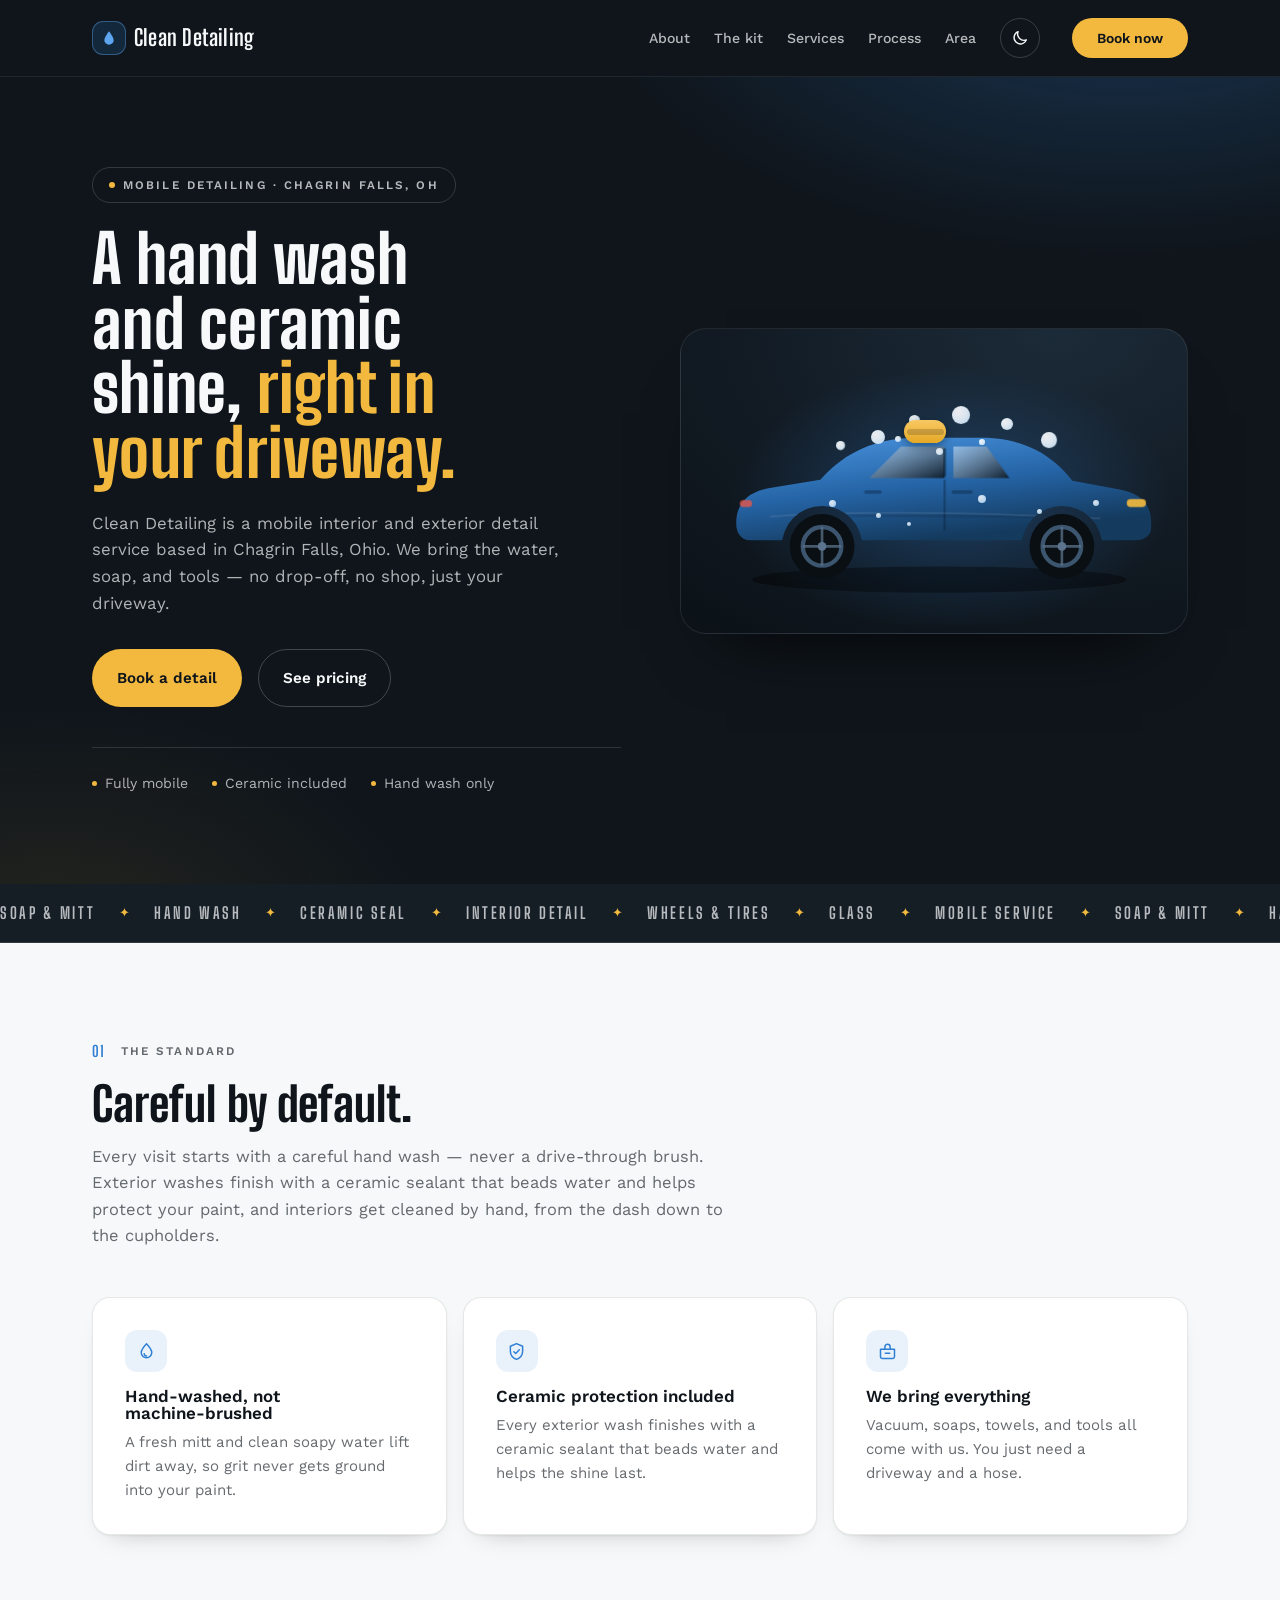
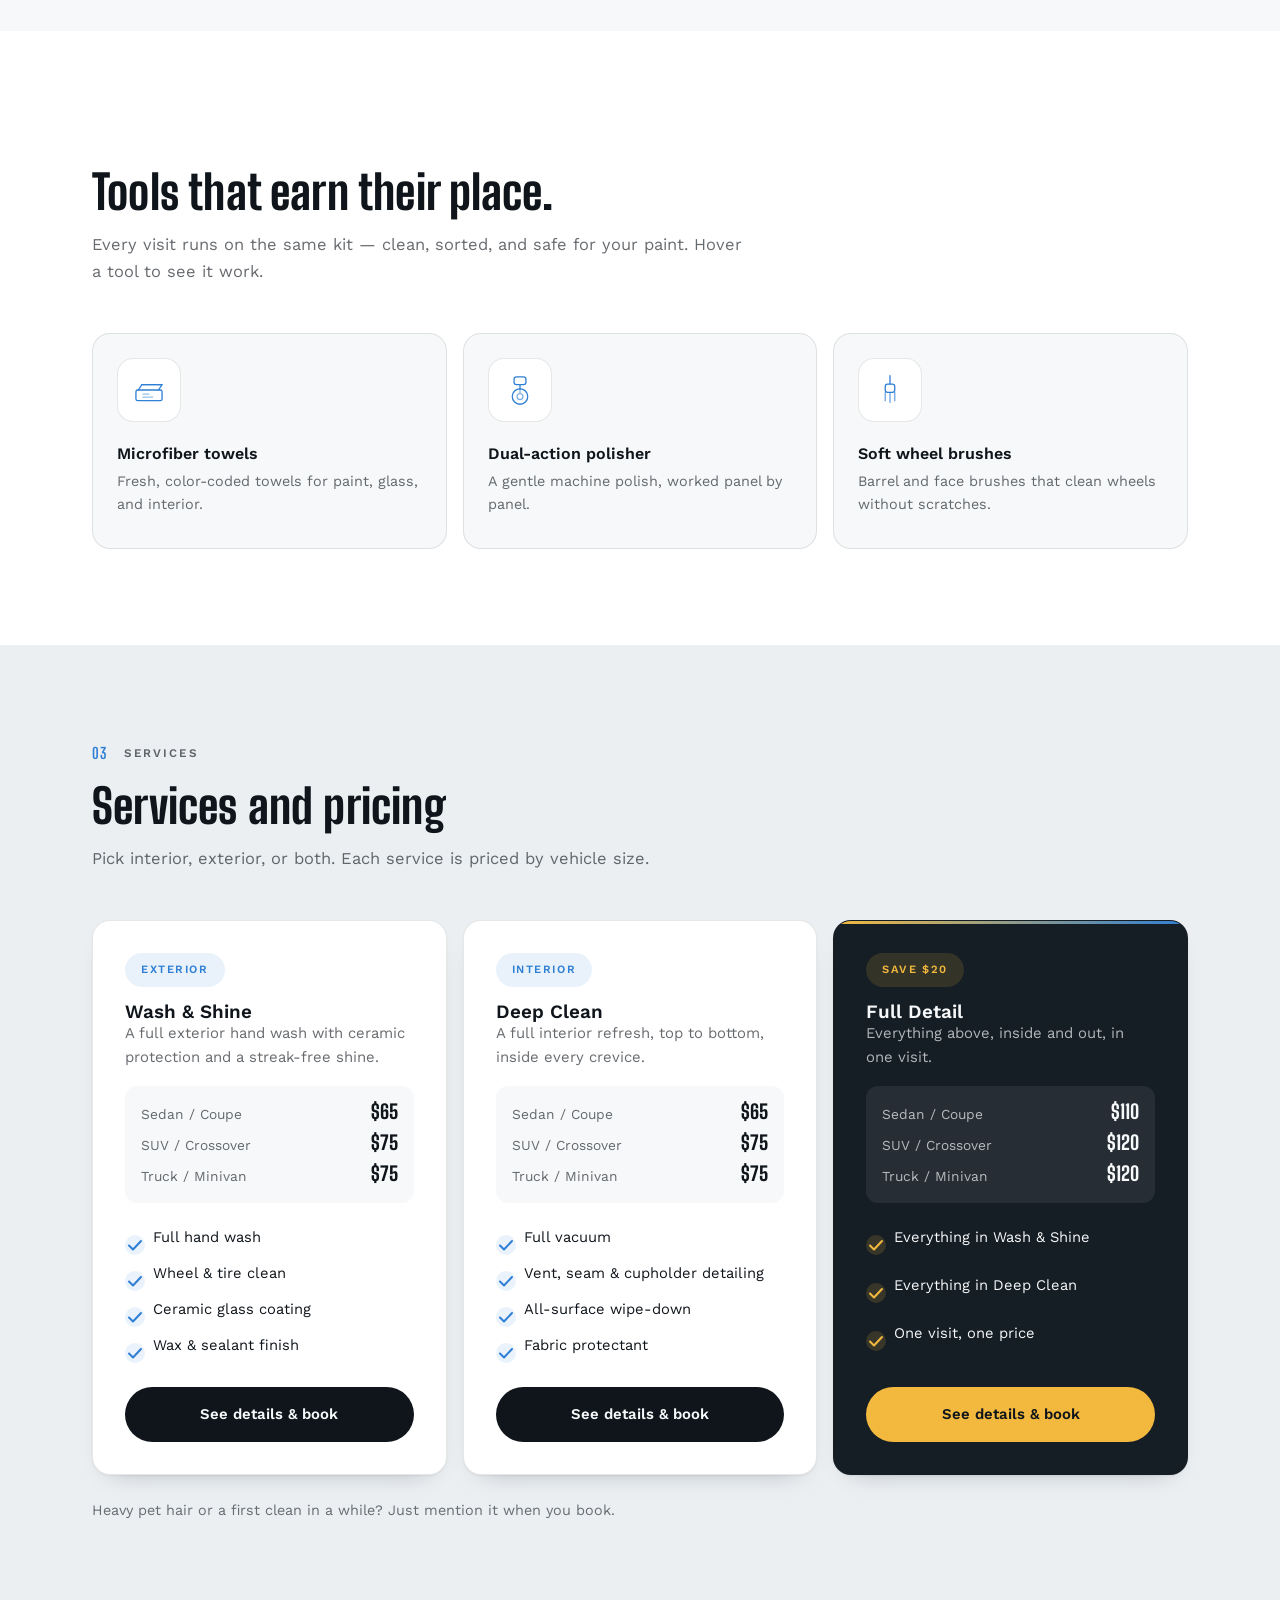
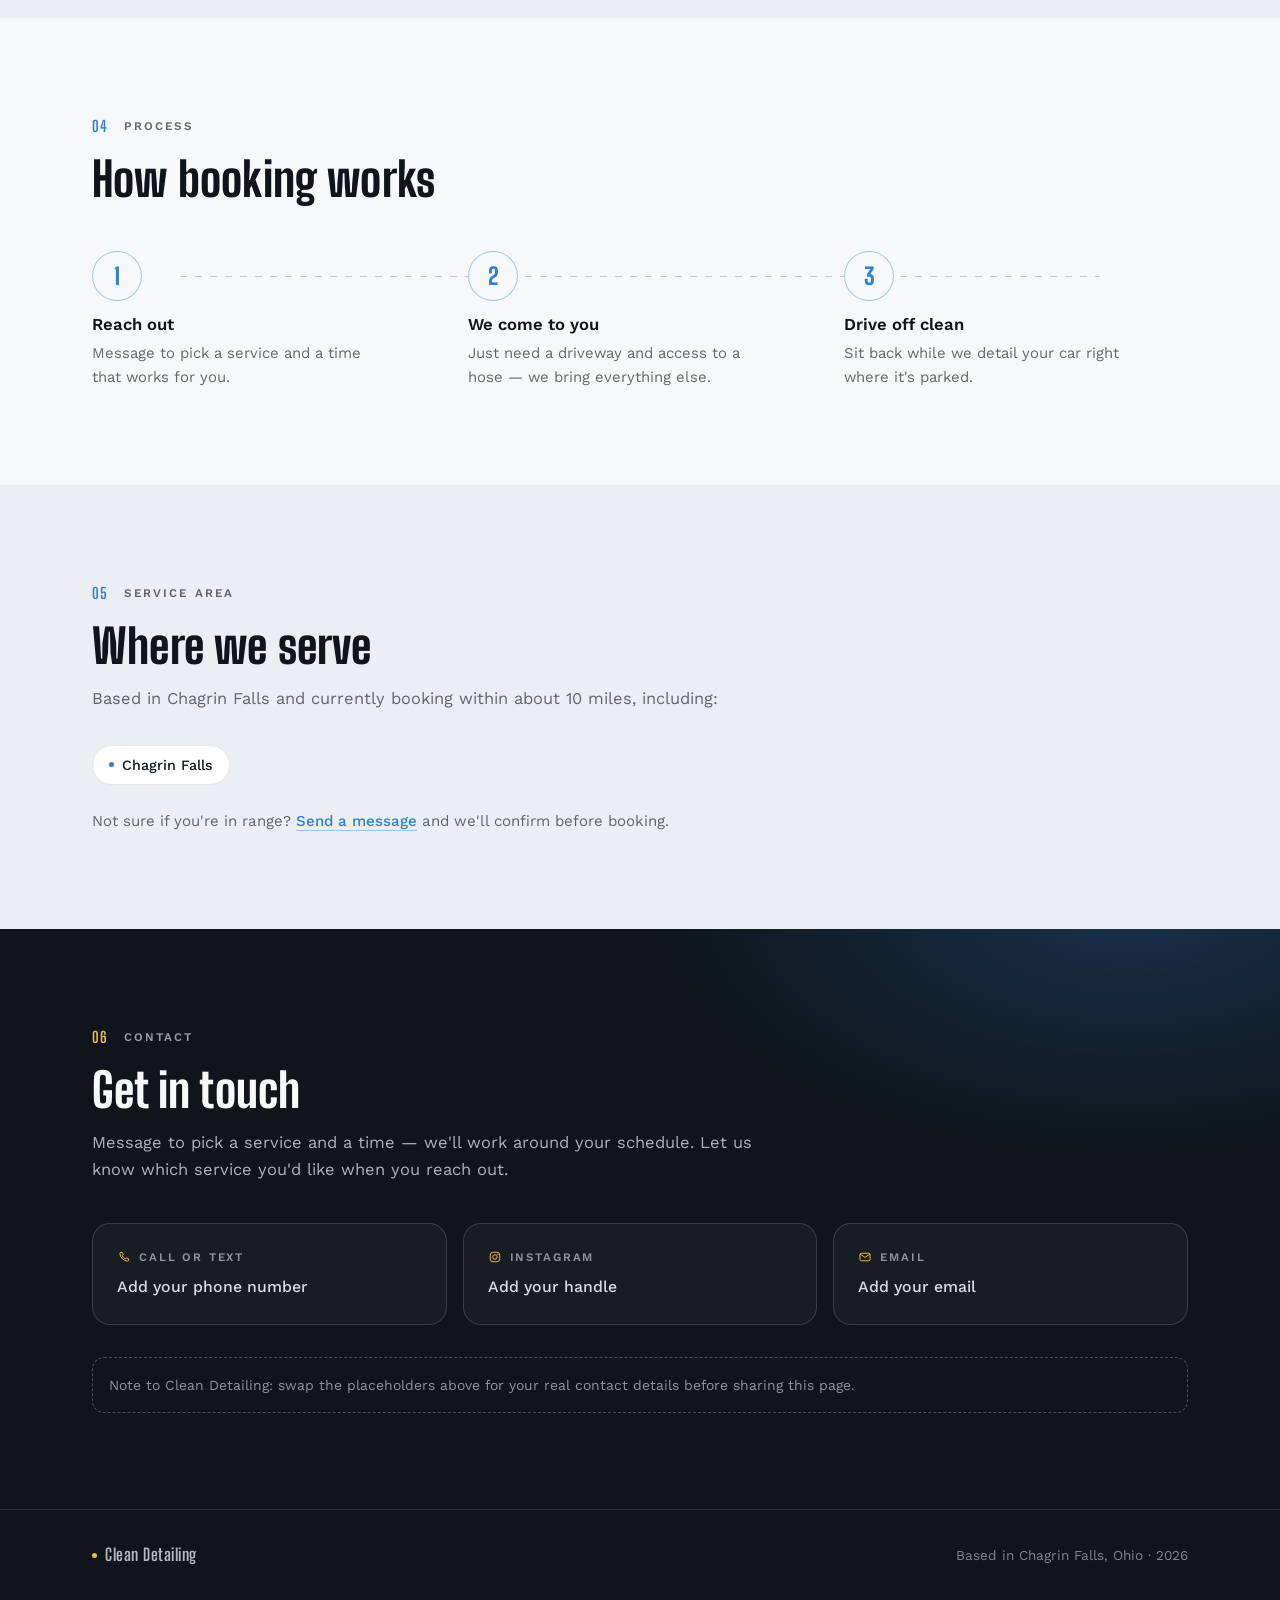
<file: index.html>
<!DOCTYPE html>
<html lang="en">
<head>
<meta charset="UTF-8">
<meta name="viewport" content="width=device-width, initial-scale=1.0">
<title>Clean Detailing | Mobile Car Detailing in Chagrin Falls, OH</title>
<meta name="description" content="Clean Detailing is a mobile interior and exterior car detailing service based in Chagrin Falls, Ohio. We come to your driveway with everything needed for a hand wash, ceramic protection, and a full interior clean.">
<meta name="theme-color" content="#0F151B">
<link rel="icon" href="data:image/svg+xml,%3Csvg xmlns='http://www.w3.org/2000/svg' viewBox='0 0 24 24'%3E%3Crect width='24' height='24' rx='6' fill='%230F151B'/%3E%3Cpath d='M12 4C12 4 6.5 10.2 6.5 13.6a5.5 5.5 0 0 0 11 0C17.5 10.2 12 4 12 4Z' fill='%232F7FD4'/%3E%3C/svg%3E">
<link rel="preconnect" href="https://fonts.googleapis.com">
<link rel="preconnect" href="https://fonts.gstatic.com" crossorigin>
<link href="https://fonts.googleapis.com/css2?family=Big+Shoulders+Display:wght@700;800&family=Work+Sans:wght@400;500;600&display=swap" rel="stylesheet">
<script>
  (function () {
    var theme = 'light';
    try {
      var saved = localStorage.getItem('cd-theme');
      if (saved === 'dark' || saved === 'light') {
        theme = saved;
      } else if (window.matchMedia && window.matchMedia('(prefers-color-scheme: dark)').matches) {
        theme = 'dark';
      }
    } catch (e) {}
    document.documentElement.setAttribute('data-theme', theme);
    document.documentElement.classList.add('js');
  })();
</script>
<link rel="stylesheet" href="styles.css">
</head>
<body>

<div class="progress" aria-hidden="true"><div class="progress__bar" id="progressBar"></div></div>

<header class="nav" id="nav">
  <div class="wrap nav__inner">
    <a class="brand" href="#top">
      <span class="brand__mark" aria-hidden="true">
        <svg viewBox="0 0 24 24" fill="currentColor"><path d="M12 2C12 2 5 11 5 15.5C5 19.09 8.13 22 12 22C15.87 22 19 19.09 19 15.5C19 11 12 2 12 2Z"/></svg>
      </span>
      Clean Detailing
    </a>
    <nav class="nav__links" aria-label="Sections">
      <a href="#about">About</a>
      <a href="#kit">The kit</a>
      <a href="#pricing">Services</a>
      <a href="#how">Process</a>
      <a href="#area">Area</a>
    </nav>
    <button class="theme-toggle" id="themeToggle" type="button" aria-label="Switch to dark mode" aria-pressed="false">
      <svg class="icon-moon" viewBox="0 0 24 24" fill="none" stroke="currentColor" stroke-width="1.8" stroke-linecap="round" stroke-linejoin="round" aria-hidden="true"><path d="M20.5 14.5A8.5 8.5 0 0 1 9.5 3.5a8.5 8.5 0 1 0 11 11z"/></svg>
      <svg class="icon-sun" viewBox="0 0 24 24" fill="none" stroke="currentColor" stroke-width="1.8" stroke-linecap="round" stroke-linejoin="round" aria-hidden="true"><circle cx="12" cy="12" r="4"/><path d="M12 2v2M12 20v2M2 12h2M20 12h2M5 5l1.5 1.5M17.5 17.5L19 19M19 5l-1.5 1.5M6.5 17.5L5 19"/></svg>
    </button>
    <a class="btn btn--yellow btn--sm" href="pricing.html">Book now</a>
  </div>
</header>

<main id="top">

  <section class="hero">
    <div class="wrap hero__grid">

      <div class="hero__copy">
        <span class="hero__tag hero-in" style="--d:0"><i aria-hidden="true"></i>Mobile detailing &middot; Chagrin Falls, OH</span>
        <h1 class="hero-in" style="--d:1">A hand wash and ceramic shine, <em>right in your driveway.</em></h1>
        <p class="hero__lede hero-in" style="--d:2">Clean Detailing is a mobile interior and exterior detail service based in Chagrin Falls, Ohio. We bring the water, soap, and tools &mdash; no drop-off, no shop, just your driveway.</p>
        <div class="hero__actions hero-in" style="--d:3">
          <a class="btn btn--yellow" href="#contact">Book a detail</a>
          <a class="btn btn--ghost" href="#pricing">See pricing</a>
        </div>
        <ul class="hero__facts hero-in" style="--d:4">
          <li>Fully mobile</li>
          <li>Ceramic included</li>
          <li>Hand wash only</li>
        </ul>
      </div>

      <div class="hero__visual hero-in" style="--d:2">
        <div class="scene" data-anim>
          <div class="scene__stage">
            <svg class="scene__art" viewBox="0 0 560 320" role="img" aria-label="Illustration of a ceramic-coated car with soap suds and water beading on the paint">
            <defs>
              <linearGradient id="bodyGrad" x1="0" y1="0" x2=".45" y2="1">
                <stop offset="0" stop-color="#4C97E3"/>
                <stop offset=".55" stop-color="#2564A6"/>
                <stop offset="1" stop-color="#143A5E"/>
              </linearGradient>
              <linearGradient id="glassGrad" x1="0" y1="0" x2="1" y2="1">
                <stop offset="0" stop-color="#C6DEF5" stop-opacity=".62"/>
                <stop offset="1" stop-color="#0C1823" stop-opacity=".92"/>
              </linearGradient>
              <radialGradient id="sceneGlow" cx="50%" cy="50%" r="50%">
                <stop offset="0" stop-color="#2F7FD4" stop-opacity=".34"/>
                <stop offset="1" stop-color="#2F7FD4" stop-opacity="0"/>
              </radialGradient>
              <mask id="archMask">
                <rect width="560" height="320" fill="#fff"/>
                <circle cx="152" cy="230" r="46" fill="#000"/>
                <circle cx="426" cy="230" r="46" fill="#000"/>
              </mask>
            </defs>

            <ellipse cx="300" cy="176" rx="252" ry="152" fill="url(#sceneGlow)"/>

            <ellipse cx="286" cy="268" rx="214" ry="15" fill="#000" opacity=".38"/>

            <path d="M54 204C54 180 68 167 94 163L150 154C178 122 212 108 254 106L340 106C384 108 414 125 438 155L492 165C516 169 528 183 528 201L528 209C528 218 520 223 510 223L70 223C59 223 54 214 54 205Z"
                  fill="url(#bodyGrad)" mask="url(#archMask)"/>

            <g mask="url(#archMask)">
              <path d="M206 152L242 116L292 116L292 152Z" fill="url(#glassGrad)"/>
              <path d="M302 116L340 116L366 152L302 152Z" fill="url(#glassGrad)"/>
              <path d="M292 118V150" stroke="#0B1A26" stroke-width="3" opacity=".55"/>
              <path d="M292 154V212" stroke="#0B2036" stroke-width="2" opacity=".45"/>
              <path d="M92 196C180 190 300 190 470 198" stroke="#fff" stroke-width="2" opacity=".1"/>
              <rect x="300" y="166" width="24" height="4" rx="2" fill="#0B2036" opacity=".4"/>
              <rect x="200" y="166" width="20" height="4" rx="2" fill="#0B2036" opacity=".4"/>
              <rect x="500" y="176" width="22" height="9" rx="4.5" fill="#F2B93E" opacity=".92"/>
              <rect x="58" y="177" width="14" height="8" rx="4" fill="#E2574C" opacity=".82"/>
            </g>

            <g>
              <circle cx="152" cy="230" r="37" fill="#0A0F14"/>
              <circle cx="152" cy="230" r="22" fill="none" stroke="#3D5670" stroke-width="5"/>
              <g stroke="#5B738C" stroke-width="3" opacity=".75">
                <path d="M152 208V252"/>
                <path d="M130 230H174"/>
              </g>
              <circle cx="152" cy="230" r="5" fill="#5B738C"/>
            </g>
            <g>
              <circle cx="426" cy="230" r="37" fill="#0A0F14"/>
              <circle cx="426" cy="230" r="22" fill="none" stroke="#3D5670" stroke-width="5"/>
              <g stroke="#5B738C" stroke-width="3" opacity=".75">
                <path d="M426 208V252"/>
                <path d="M404 230H448"/>
              </g>
              <circle cx="426" cy="230" r="5" fill="#5B738C"/>
            </g>

            </svg>

            <div class="scene__deco" aria-hidden="true">
              <span class="sheen"></span>

              <i class="bead" style="--l:28.6%;--t:55.6%;--s:1.45%"></i>
              <i class="bead" style="--l:38.2%;--t:60%;--s:1.1%;--delay:-1.7s"></i>
              <i class="bead" style="--l:58.9%;--t:53.8%;--s:1.6%;--delay:-3.1s"></i>
              <i class="bead" style="--l:71.1%;--t:58.8%;--s:1.1%;--delay:-2.4s"></i>
              <i class="bead" style="--l:82.5%;--t:55.6%;--s:1.25%;--delay:-0.9s"></i>
              <i class="bead" style="--l:44.6%;--t:63.4%;--s:0.9%;--delay:-3.9s"></i>

              <i class="bub" style="--l:37.1%;--t:30.6%;--s:2.9%;--dur:5.2s"></i>
              <i class="bub" style="--l:45%;--t:25%;--s:2.2%;--dur:6.4s;--delay:-1.5s"></i>
              <i class="bub" style="--l:53.6%;--t:21.9%;--s:3.6%;--dur:7.2s;--delay:-2.8s"></i>
              <i class="bub" style="--l:63.6%;--t:26.3%;--s:2.5%;--dur:6s;--delay:-0.8s"></i>
              <i class="bub" style="--l:71.8%;--t:31.3%;--s:3.2%;--dur:5.8s;--delay:-3.5s"></i>
              <i class="bub" style="--l:30%;--t:34.4%;--s:1.8%;--dur:6.8s;--delay:-2.1s"></i>

              <i class="bub bub--rise" style="--l:50.4%;--t:36.9%;--s:1.4%;--delay:-1.6s"></i>
              <i class="bub bub--rise" style="--l:59.3%;--t:33.8%;--s:1.15%;--delay:-3.4s"></i>
              <i class="bub bub--rise" style="--l:42.1%;--t:32.5%;--s:1.3%;--delay:-5.2s"></i>

              <span class="mitt"></span>
            </div>
          </div>
        </div>
      </div>

    </div>
  </section>

  <div class="marquee" data-anim aria-hidden="true">
    <div class="marquee__track">
      <div class="marquee__group">
        <span>Soap &amp; mitt</span><i>&#10022;</i>
        <span>Hand wash</span><i>&#10022;</i>
        <span>Ceramic seal</span><i>&#10022;</i>
        <span>Interior detail</span><i>&#10022;</i>
        <span>Wheels &amp; tires</span><i>&#10022;</i>
        <span>Glass</span><i>&#10022;</i>
        <span>Mobile service</span><i>&#10022;</i>
      </div>
      <div class="marquee__group">
        <span>Soap &amp; mitt</span><i>&#10022;</i>
        <span>Hand wash</span><i>&#10022;</i>
        <span>Ceramic seal</span><i>&#10022;</i>
        <span>Interior detail</span><i>&#10022;</i>
        <span>Wheels &amp; tires</span><i>&#10022;</i>
        <span>Glass</span><i>&#10022;</i>
        <span>Mobile service</span><i>&#10022;</i>
      </div>
    </div>
  </div>

  <section class="about" id="about">
    <div class="wrap">
      <div class="section-head">
        <span class="kicker reveal"><span class="kicker__num">01</span> The standard</span>
        <h2 class="reveal">Careful by default.</h2>
        <p class="reveal">Every visit starts with a careful hand wash &mdash; never a drive-through brush. Exterior washes finish with a ceramic sealant that beads water and helps protect your paint, and interiors get cleaned by hand, from the dash down to the cupholders.</p>
      </div>

      <div class="highlights" data-stagger>
        <div class="highlight">
          <div class="highlight__icon" aria-hidden="true">
            <svg viewBox="0 0 24 24" fill="none" stroke="currentColor" stroke-width="1.7" stroke-linecap="round" stroke-linejoin="round">
              <path d="M12 3.2c0 0-6 6.5-6 9.9a6 6 0 0 0 12 0c0-3.4-6-9.9-6-9.9z"/>
              <path d="M9.4 14.6a2.8 2.8 0 0 0 2.6 2.6"/>
            </svg>
          </div>
          <h3>Hand-washed, not machine-brushed</h3>
          <p>A fresh mitt and clean soapy water lift dirt away, so grit never gets ground into your paint.</p>
        </div>

        <div class="highlight">
          <div class="highlight__icon" aria-hidden="true">
            <svg viewBox="0 0 24 24" fill="none" stroke="currentColor" stroke-width="1.7" stroke-linecap="round" stroke-linejoin="round">
              <path d="M12 3l7 3v5.6c0 4.7-3 7.7-7 9.4-4-1.7-7-4.7-7-9.4V6l7-3z"/>
              <path d="M9 12.2l2.1 2.1L15.2 10"/>
            </svg>
          </div>
          <h3>Ceramic protection included</h3>
          <p>Every exterior wash finishes with a ceramic sealant that beads water and helps the shine last.</p>
        </div>

        <div class="highlight">
          <div class="highlight__icon" aria-hidden="true">
            <svg viewBox="0 0 24 24" fill="none" stroke="currentColor" stroke-width="1.7" stroke-linecap="round" stroke-linejoin="round">
              <path d="M4 9.5h16v8.5a2 2 0 0 1-2 2H6a2 2 0 0 1-2-2V9.5z"/>
              <path d="M9 9.5V6.8a3 3 0 0 1 6 0v2.7"/>
              <path d="M9.5 14h5"/>
            </svg>
          </div>
          <h3>We bring everything</h3>
          <p>Vacuum, soaps, towels, and tools all come with us. You just need a driveway and a hose.</p>
        </div>
      </div>
    </div>
  </section>

  <section class="kit" id="kit">
    <div class="wrap">
      <div class="section-head">
        <span class="kicker reveal"><span class="kicker__num">02</span> The kit</span>
        <h2 class="reveal">Tools that earn their place.</h2>
        <p class="reveal">Every visit runs on the same kit &mdash; clean, sorted, and safe for your paint. Hover a tool to see it work.</p>
      </div>

      <div class="tools" data-stagger>
        <article class="tool">
          <div class="tool__icon" aria-hidden="true">
            <svg viewBox="0 0 64 64" fill="none" stroke="currentColor" stroke-width="2.2" stroke-linecap="round" stroke-linejoin="round">
              <g class="towel">
                <rect x="10" y="32" width="44" height="18" rx="3"/>
                <path d="M14 32l6-9h34l-6 9"/>
                <path d="M20 23h34"/>
                <path d="M22 39h10M22 44h16" stroke-opacity=".5"/>
              </g>
            </svg>
          </div>
          <h3>Microfiber towels</h3>
          <p>Fresh, color-coded towels for paint, glass, and interior.</p>
        </article>

        <article class="tool">
          <div class="tool__icon" aria-hidden="true">
            <svg viewBox="0 0 64 64" fill="none" stroke="currentColor" stroke-width="2.2" stroke-linecap="round" stroke-linejoin="round">
              <rect x="22" y="10" width="20" height="13" rx="4"/>
              <path d="M32 23v7"/>
              <g class="pad">
                <circle cx="32" cy="43" r="13"/>
                <circle cx="32" cy="43" r="5" stroke-opacity=".6"/>
                <path d="M32 30v6" stroke-opacity=".6"/>
              </g>
            </svg>
          </div>
          <h3>Dual-action polisher</h3>
          <p>A gentle machine polish, worked panel by panel.</p>
        </article>

        <article class="tool">
          <div class="tool__icon" aria-hidden="true">
            <svg viewBox="0 0 64 64" fill="none" stroke="currentColor" stroke-width="2.2" stroke-linecap="round" stroke-linejoin="round">
              <g class="brush">
                <path d="M32 8v14"/>
                <rect x="24" y="22" width="16" height="14" rx="4"/>
                <path d="M24 36v14M32 36v17M40 36v14" stroke-opacity=".7"/>
              </g>
            </svg>
          </div>
          <h3>Soft wheel brushes</h3>
          <p>Barrel and face brushes that clean wheels without scratches.</p>
        </article>
      </div>
    </div>
  </section>

  <section class="services" id="pricing">
    <div class="wrap">
      <div class="section-head">
        <span class="kicker reveal"><span class="kicker__num">03</span> Services</span>
        <h2 class="reveal">Services and pricing</h2>
        <p class="reveal">Pick interior, exterior, or both. Each service is priced by vehicle size.</p>
      </div>

      <div class="plans" data-stagger>

        <div class="plan">
          <span class="plan__tag">Exterior</span>
          <h3>Wash &amp; Shine</h3>
          <p class="plan__desc">A full exterior hand wash with ceramic protection and a streak-free shine.</p>
          <ul class="plan__rates">
            <li><span>Sedan / Coupe</span><span class="rate__price">$65</span></li>
            <li><span>SUV / Crossover</span><span class="rate__price">$75</span></li>
            <li><span>Truck / Minivan</span><span class="rate__price">$75</span></li>
          </ul>
          <ul>
            <li><svg viewBox="0 0 20 20" fill="none"><path d="M4 10.5L8 14.5L16 6" stroke="currentColor" stroke-width="2" stroke-linecap="round" stroke-linejoin="round"/></svg>Full hand wash</li>
            <li><svg viewBox="0 0 20 20" fill="none"><path d="M4 10.5L8 14.5L16 6" stroke="currentColor" stroke-width="2" stroke-linecap="round" stroke-linejoin="round"/></svg>Wheel &amp; tire clean</li>
            <li><svg viewBox="0 0 20 20" fill="none"><path d="M4 10.5L8 14.5L16 6" stroke="currentColor" stroke-width="2" stroke-linecap="round" stroke-linejoin="round"/></svg>Ceramic glass coating</li>
            <li><svg viewBox="0 0 20 20" fill="none"><path d="M4 10.5L8 14.5L16 6" stroke="currentColor" stroke-width="2" stroke-linecap="round" stroke-linejoin="round"/></svg>Wax &amp; sealant finish</li>
          </ul>
          <a class="plan__btn" href="pricing.html#wash-shine">See details &amp; book</a>
        </div>

        <div class="plan">
          <span class="plan__tag">Interior</span>
          <h3>Deep Clean</h3>
          <p class="plan__desc">A full interior refresh, top to bottom, inside every crevice.</p>
          <ul class="plan__rates">
            <li><span>Sedan / Coupe</span><span class="rate__price">$65</span></li>
            <li><span>SUV / Crossover</span><span class="rate__price">$75</span></li>
            <li><span>Truck / Minivan</span><span class="rate__price">$75</span></li>
          </ul>
          <ul>
            <li><svg viewBox="0 0 20 20" fill="none"><path d="M4 10.5L8 14.5L16 6" stroke="currentColor" stroke-width="2" stroke-linecap="round" stroke-linejoin="round"/></svg>Full vacuum</li>
            <li><svg viewBox="0 0 20 20" fill="none"><path d="M4 10.5L8 14.5L16 6" stroke="currentColor" stroke-width="2" stroke-linecap="round" stroke-linejoin="round"/></svg>Vent, seam &amp; cupholder detailing</li>
            <li><svg viewBox="0 0 20 20" fill="none"><path d="M4 10.5L8 14.5L16 6" stroke="currentColor" stroke-width="2" stroke-linecap="round" stroke-linejoin="round"/></svg>All-surface wipe-down</li>
            <li><svg viewBox="0 0 20 20" fill="none"><path d="M4 10.5L8 14.5L16 6" stroke="currentColor" stroke-width="2" stroke-linecap="round" stroke-linejoin="round"/></svg>Fabric protectant</li>
          </ul>
          <a class="plan__btn" href="pricing.html#deep-clean">See details &amp; book</a>
        </div>

        <div class="plan plan--featured">
          <span class="plan__tag">Save $20</span>
          <h3>Full Detail</h3>
          <p class="plan__desc">Everything above, inside and out, in one visit.</p>
          <ul class="plan__rates">
            <li><span>Sedan / Coupe</span><span class="rate__price">$110</span></li>
            <li><span>SUV / Crossover</span><span class="rate__price">$120</span></li>
            <li><span>Truck / Minivan</span><span class="rate__price">$120</span></li>
          </ul>
          <ul>
            <li><svg viewBox="0 0 20 20" fill="none"><path d="M4 10.5L8 14.5L16 6" stroke="currentColor" stroke-width="2" stroke-linecap="round" stroke-linejoin="round"/></svg>Everything in Wash &amp; Shine</li>
            <li><svg viewBox="0 0 20 20" fill="none"><path d="M4 10.5L8 14.5L16 6" stroke="currentColor" stroke-width="2" stroke-linecap="round" stroke-linejoin="round"/></svg>Everything in Deep Clean</li>
            <li><svg viewBox="0 0 20 20" fill="none"><path d="M4 10.5L8 14.5L16 6" stroke="currentColor" stroke-width="2" stroke-linecap="round" stroke-linejoin="round"/></svg>One visit, one price</li>
          </ul>
          <a class="plan__btn" href="pricing.html#full-detail">See details &amp; book</a>
        </div>

      </div>
      <p class="plans__note reveal">Heavy pet hair or a first clean in a while? Just mention it when you book.</p>
    </div>
  </section>

  <section class="how" id="how">
    <div class="wrap">
      <div class="section-head">
        <span class="kicker reveal"><span class="kicker__num">04</span> Process</span>
        <h2 class="reveal">How booking works</h2>
      </div>

      <div class="steps" data-stagger>
        <div class="step">
          <div class="step__num">1</div>
          <h3>Reach out</h3>
          <p>Message to pick a service and a time that works for you.</p>
        </div>
        <div class="step">
          <div class="step__num">2</div>
          <h3>We come to you</h3>
          <p>Just need a driveway and access to a hose &mdash; we bring everything else.</p>
        </div>
        <div class="step">
          <div class="step__num">3</div>
          <h3>Drive off clean</h3>
          <p>Sit back while we detail your car right where it's parked.</p>
        </div>
      </div>
    </div>
  </section>

  <section class="area" id="area">
    <div class="wrap">
      <div class="section-head">
        <span class="kicker reveal"><span class="kicker__num">05</span> Service area</span>
        <h2 class="reveal">Where we serve</h2>
        <p class="reveal">Based in Chagrin Falls and currently booking within about 10 miles, including:</p>
      </div>
      <div class="chips" data-stagger>
        <span class="chip">Chagrin Falls</span>
        <!--
          <span class="chip">Bainbridge</span>
          <span class="chip">Moreland Hills</span>
          <span class="chip">Russell Township</span>
          <span class="chip">Solon</span>
        -->
      </div>
      <p class="area__note reveal">Not sure if you're in range? <a href="#contact">Send a message</a> and we'll confirm before booking.</p>
    </div>
  </section>

  <section class="contact" id="contact">
    <div class="wrap">
      <div class="section-head">
        <span class="kicker kicker--light reveal"><span class="kicker__num">06</span> Contact</span>
        <h2 class="reveal">Get in touch</h2>
        <p class="reveal">Message to pick a service and a time &mdash; we'll work around your schedule. Let us know which service you'd like when you reach out.</p>
      </div>

      <div class="contact__grid" data-stagger>
        <div class="contact-card">
          <div class="contact-card__label">
            <svg viewBox="0 0 20 20" fill="none" aria-hidden="true"><path d="M5.5 3.5h2l1.4 3.3-1.6 1.2a9 9 0 0 0 4.7 4.7l1.2-1.6 3.3 1.4v2c0 .8-.7 1.5-1.5 1.5A12.5 12.5 0 0 1 4 5c0-.8.7-1.5 1.5-1.5z" stroke="currentColor" stroke-width="1.4" stroke-linecap="round" stroke-linejoin="round"/></svg>
            Call or text
          </div>
          <div class="contact-card__value">Add your phone number</div>
        </div>
        <div class="contact-card">
          <div class="contact-card__label">
            <svg viewBox="0 0 20 20" fill="none" aria-hidden="true"><rect x="3.2" y="3.2" width="13.6" height="13.6" rx="4" stroke="currentColor" stroke-width="1.4"/><circle cx="10" cy="10" r="3.2" stroke="currentColor" stroke-width="1.4"/><circle cx="14.2" cy="5.9" r="1" fill="currentColor"/></svg>
            Instagram
          </div>
          <div class="contact-card__value">Add your handle</div>
        </div>
        <div class="contact-card">
          <div class="contact-card__label">
            <svg viewBox="0 0 20 20" fill="none" aria-hidden="true"><rect x="2.8" y="4.6" width="14.4" height="10.8" rx="2" stroke="currentColor" stroke-width="1.4"/><path d="M3.4 6l6.6 4.6L16.6 6" stroke="currentColor" stroke-width="1.4" stroke-linecap="round" stroke-linejoin="round"/></svg>
            Email
          </div>
          <div class="contact-card__value">Add your email</div>
        </div>
      </div>

      <div class="edit-note reveal">Note to Clean Detailing: swap the placeholders above for your real contact details before sharing this page.</div>
    </div>
  </section>

</main>

<footer>
  <div class="wrap">
    <span class="foot-brand"><i aria-hidden="true"></i>Clean Detailing</span>
    <span>Based in Chagrin Falls, Ohio &middot; <span id="year">2026</span></span>
  </div>
</footer>

<script>
  (function () {
    var root = document.documentElement;
    var reduce = window.matchMedia && window.matchMedia('(prefers-reduced-motion: reduce)').matches;
    var hasIO = 'IntersectionObserver' in window;

    /* staggered groups reveal in sequence */
    var groups = document.querySelectorAll('[data-stagger]');
    for (var g = 0; g < groups.length; g++) {
      var kids = groups[g].children;
      for (var k = 0; k < kids.length; k++) {
        kids[k].classList.add('reveal');
        kids[k].style.setProperty('--d', k);
      }
    }

    var targets = document.querySelectorAll('.reveal');

    if (reduce || !hasIO) {
      for (var i = 0; i < targets.length; i++) targets[i].classList.add('in');
    } else {
      var revealObserver = new IntersectionObserver(function (entries) {
        for (var e = 0; e < entries.length; e++) {
          if (entries[e].isIntersecting) {
            entries[e].target.classList.add('in');
            revealObserver.unobserve(entries[e].target);
          }
        }
      }, { threshold: 0.12, rootMargin: '0px 0px -6% 0px' });

      for (var t = 0; t < targets.length; t++) revealObserver.observe(targets[t]);
    }

    /* stop ambient animation when a block is offscreen */
    var animated = document.querySelectorAll('[data-anim]');
    if (hasIO && !reduce) {
      var pauseObserver = new IntersectionObserver(function (entries) {
        for (var e = 0; e < entries.length; e++) {
          entries[e].target.classList.toggle('is-off', !entries[e].isIntersecting);
        }
      }, { rootMargin: '200px 0px' });

      for (var a = 0; a < animated.length; a++) {
        animated[a].classList.add('is-off');
        pauseObserver.observe(animated[a]);
      }
    }

    /* and when the tab is in the background */
    document.addEventListener('visibilitychange', function () {
      root.classList.toggle('is-tab-hidden', document.hidden);
    });

    /* nav condense + scroll progress, one frame per scroll burst */
    var nav = document.getElementById('nav');
    var bar = document.getElementById('progressBar');
    var ticking = false;
    var isScrolled = false;
    var maxScroll = 0;

    function measure() {
      maxScroll = Math.max(root.scrollHeight - window.innerHeight, 0);
    }

    function onScroll() {
      var y = window.pageYOffset || root.scrollTop || 0;
      var next = y > 6;

      if (nav && next !== isScrolled) {
        nav.classList.toggle('is-scrolled', next);
        isScrolled = next;
      }

      if (bar) {
        bar.style.transform = 'scaleX(' + (maxScroll > 0 ? Math.min(y / maxScroll, 1) : 0) + ')';
      }

      ticking = false;
    }

    measure();
    window.addEventListener('resize', measure, { passive: true });
    window.addEventListener('load', measure);
    if (document.fonts && document.fonts.ready) document.fonts.ready.then(measure);

    window.addEventListener('scroll', function () {
      if (!ticking) {
        ticking = true;
        window.requestAnimationFrame(onScroll);
      }
    }, { passive: true });

    onScroll();

    var year = document.getElementById('year');
    if (year) year.textContent = new Date().getFullYear();

    /* hide reveal targets only once the observer is running */
    /* light / dark toggle, remembered between visits */
    var toggle = document.getElementById('themeToggle');

    function setTheme(theme, persist) {
      root.setAttribute('data-theme', theme);
      if (toggle) {
        var isDark = theme === 'dark';
        toggle.setAttribute('aria-pressed', isDark ? 'true' : 'false');
        toggle.setAttribute('aria-label', isDark ? 'Switch to light mode' : 'Switch to dark mode');
      }
      if (persist) {
        try { localStorage.setItem('cd-theme', theme); } catch (e) {}
      }
    }

    if (toggle) {
      setTheme(root.getAttribute('data-theme') || 'light', false);
      toggle.addEventListener('click', function () {
        setTheme(root.getAttribute('data-theme') === 'dark' ? 'light' : 'dark', true);
      });
    }

    root.classList.add('reveal-ready');
  })();
</script>

</body>
</html>
</file>
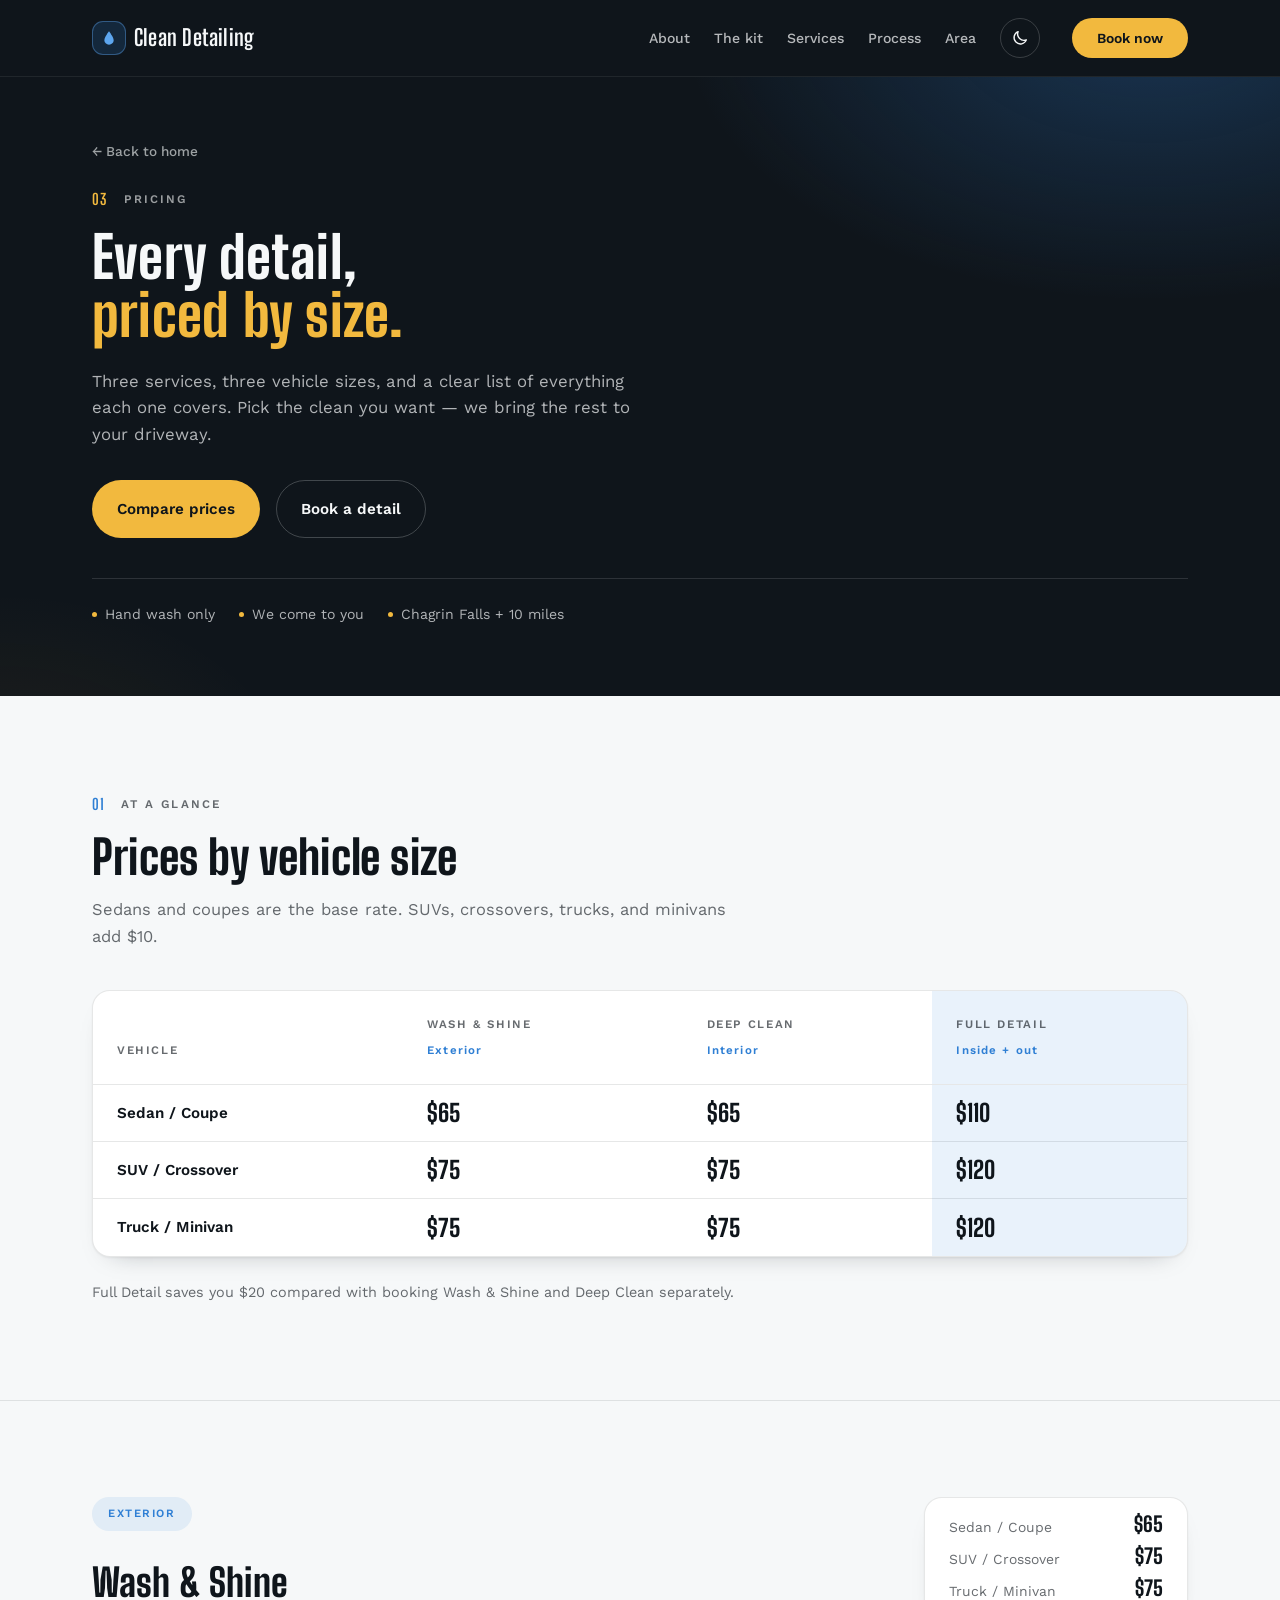
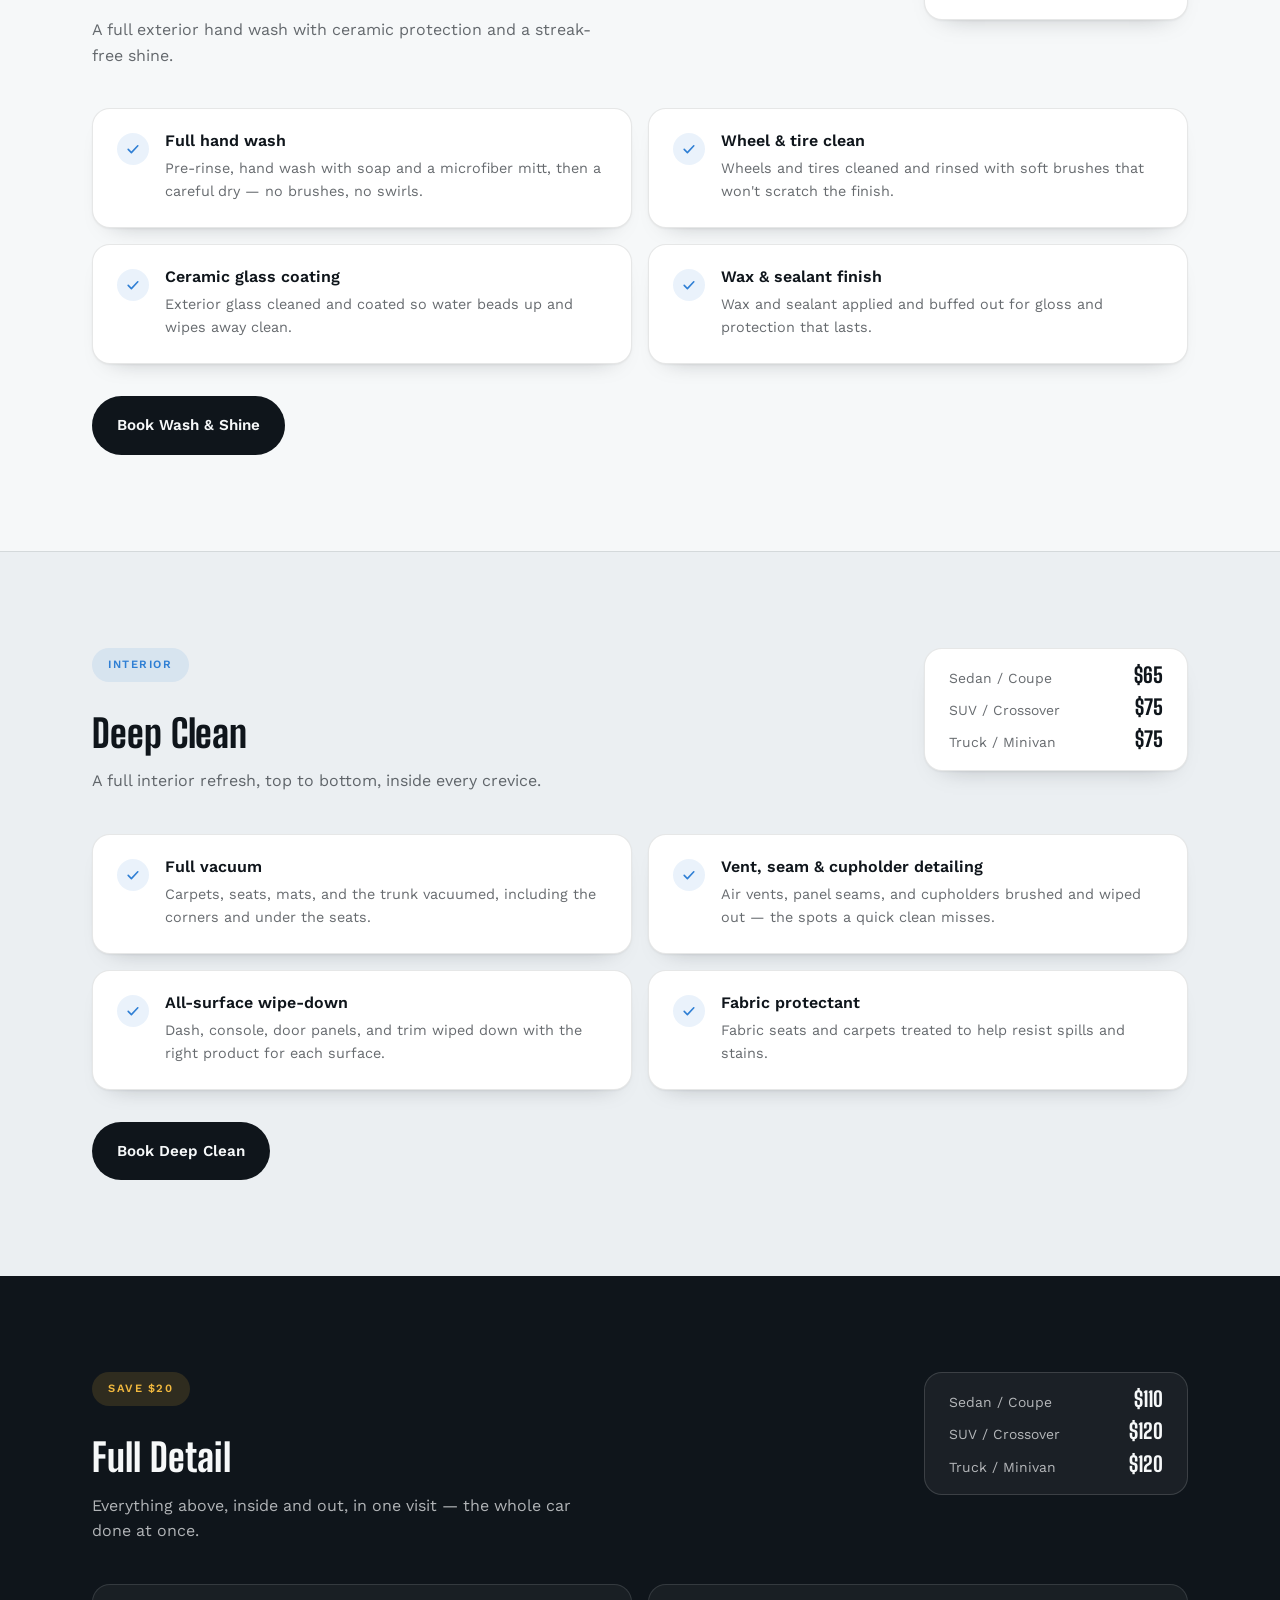
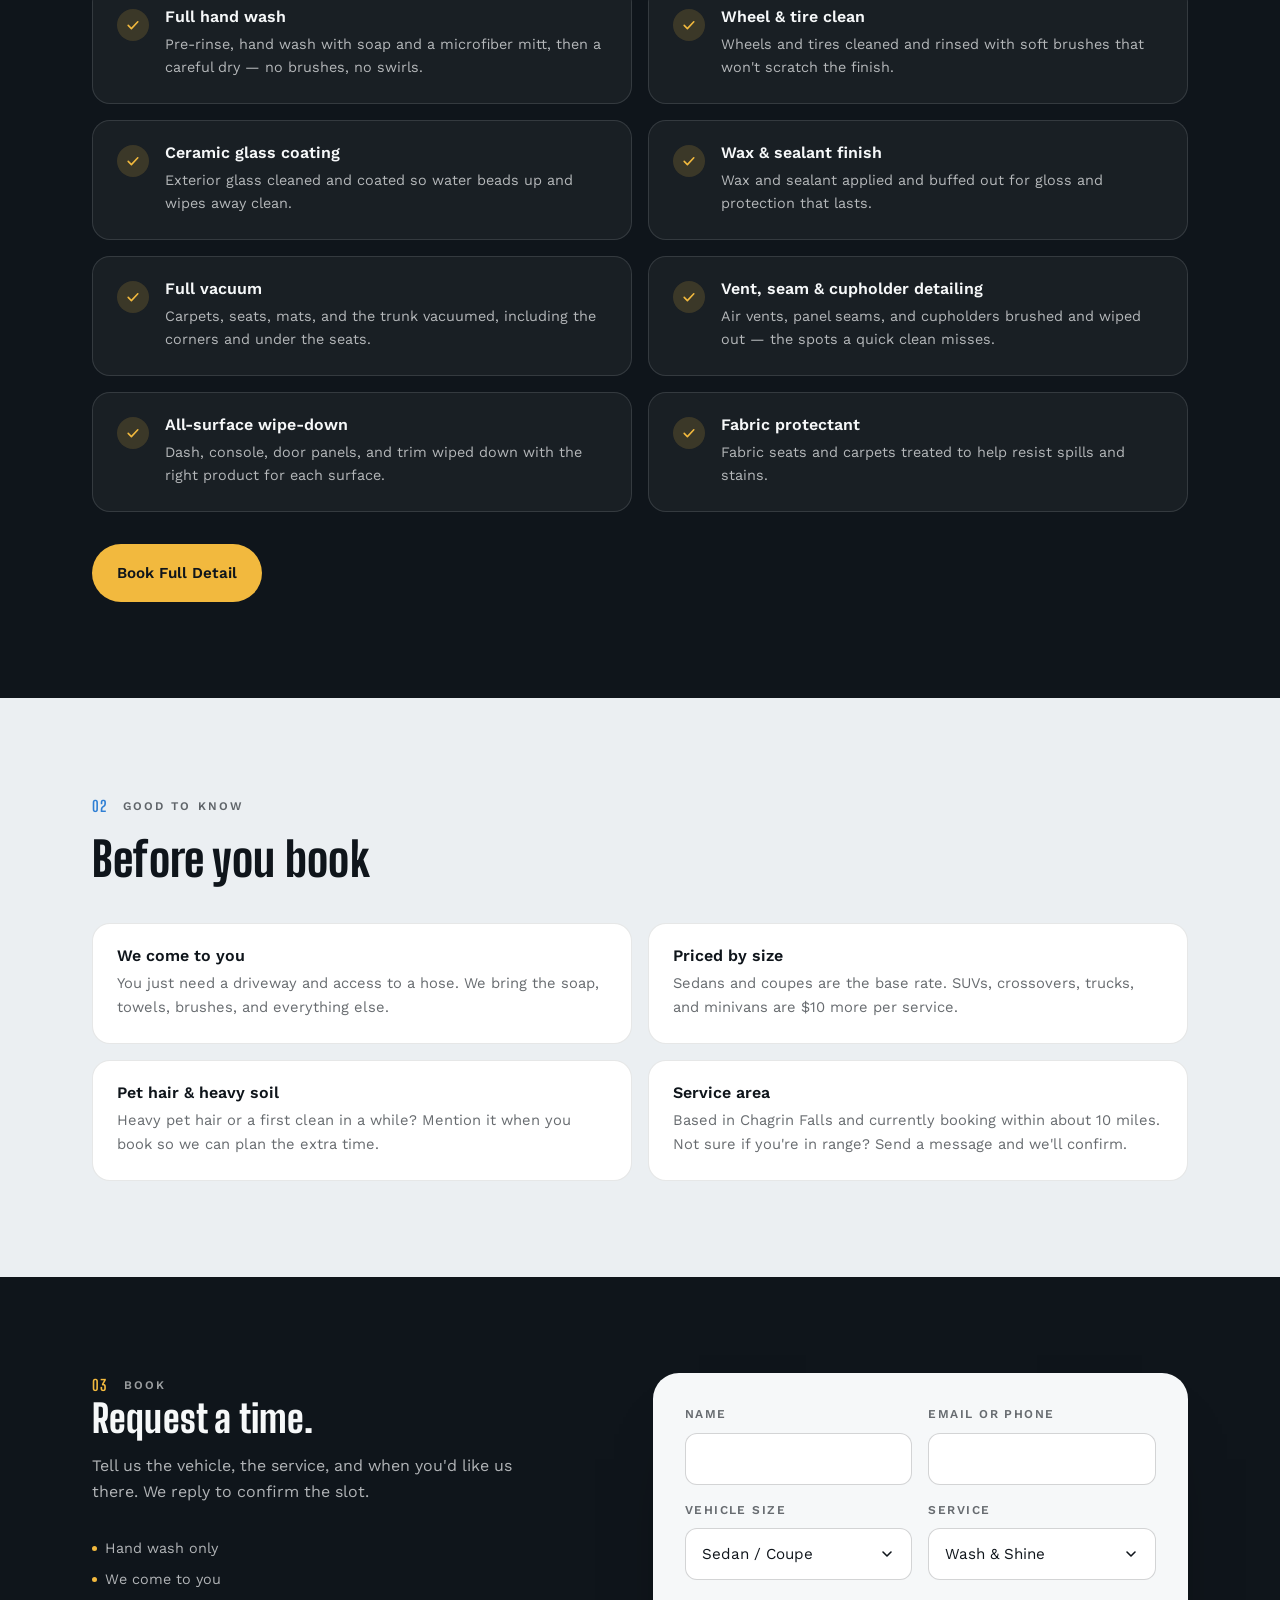
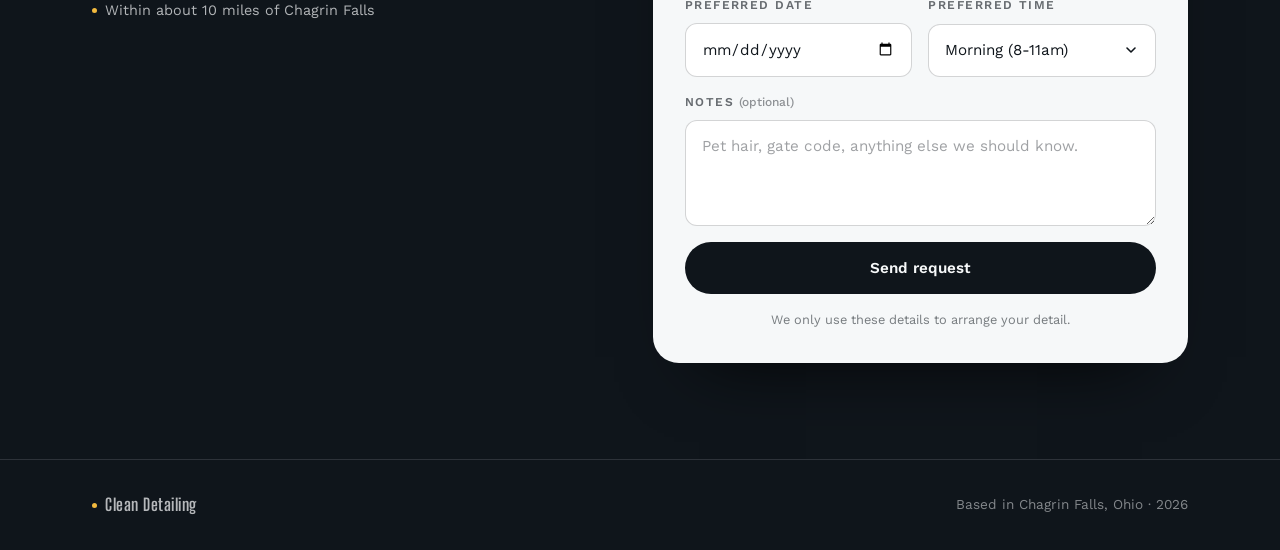
<file: pricing.html>
<!DOCTYPE html>
<html lang="en">
<head>
<meta charset="UTF-8">
<meta name="viewport" content="width=device-width, initial-scale=1.0">
<title>Pricing &amp; What's Included | Clean Detailing</title>
<meta name="description" content="Mobile car detailing prices in Chagrin Falls, Ohio. Wash &amp; Shine, Deep Clean, and Full Detail, priced by vehicle size, with every inclusion listed.">
<meta name="theme-color" content="#0F151B">
<link rel="icon" href="data:image/svg+xml,%3Csvg xmlns='http://www.w3.org/2000/svg' viewBox='0 0 24 24'%3E%3Crect width='24' height='24' rx='6' fill='%230F151B'/%3E%3Cpath d='M12 4C12 4 6.5 10.2 6.5 13.6a5.5 5.5 0 0 0 11 0C17.5 10.2 12 4 12 4Z' fill='%232F7FD4'/%3E%3C/svg%3E">
<link rel="preconnect" href="https://fonts.googleapis.com">
<link rel="preconnect" href="https://fonts.gstatic.com" crossorigin>
<link href="https://fonts.googleapis.com/css2?family=Big+Shoulders+Display:wght@700;800&family=Work+Sans:wght@400;500;600&display=swap" rel="stylesheet">
<script>
  (function () {
    var theme = 'light';
    try {
      var saved = localStorage.getItem('cd-theme');
      if (saved === 'dark' || saved === 'light') {
        theme = saved;
      } else if (window.matchMedia && window.matchMedia('(prefers-color-scheme: dark)').matches) {
        theme = 'dark';
      }
    } catch (e) {}
    document.documentElement.setAttribute('data-theme', theme);
    document.documentElement.classList.add('js');
  })();
</script>
<link rel="stylesheet" href="styles.css">
<style>
  .sr-only{
    position:absolute; width:1px; height:1px;
    padding:0; margin:0; overflow:hidden;
    clip-path:inset(50%); white-space:nowrap; border:0;
  }

  .back{
    display:flex; width:fit-content; align-items:center; gap:8px;
    font-size:.85rem; font-weight:500;
    color:rgba(246,248,249,.62);
    text-decoration:none;
    margin-bottom:24px;
    transition:color .25s ease;
  }
  .back:hover{ color:var(--paper-fixed); }

  /* ---------- page head ---------- */

  .page-head{
    position:relative; overflow:hidden;
    color:var(--paper-fixed);
    padding:clamp(40px,5vw,64px) 0 clamp(48px,5.5vw,80px);
    background:
      radial-gradient(760px 460px at 90% -10%, rgba(47,127,212,.3), transparent 62%),
      radial-gradient(520px 380px at 0% 120%, rgba(242,185,62,.08), transparent 60%),
      var(--ink-fixed);
  }
  .page-head h1{
    margin-top:16px;
    font-size:clamp(2.4rem,4.6vw,3.6rem);
    max-width:18ch;
  }
  .page-head h1 em{ font-style:normal; color:var(--yellow); }
  .page-head__lede{
    margin-top:24px;
    max-width:56ch;
    color:var(--muted-dark);
    font-size:1.05rem;
  }
  .page-head__actions{
    margin-top:32px;
    display:flex; flex-wrap:wrap; gap:16px;
  }
  .page-head__facts{
    list-style:none;
    margin:40px 0 0; padding:24px 0 0;
    border-top:1px solid var(--line-dark);
    display:flex; flex-wrap:wrap; gap:8px 24px;
  }
  .page-head__facts li{
    display:inline-flex; align-items:center; gap:8px;
    font-size:.88rem; color:var(--muted-dark);
  }
  .page-head__facts li::before{
    content:''; width:5px; height:5px; border-radius:50%;
    background:var(--yellow);
  }

  /* ---------- price matrix ---------- */

  .matrix-section{ background:var(--paper); }

  .matrix{
    margin-top:40px;
    border:1px solid var(--line);
    border-radius:var(--r);
    background:var(--white);
    box-shadow:var(--shadow-sm);
    overflow:hidden;
  }
  .matrix__scroll{ overflow-x:auto; }
  .matrix table{
    width:100%; min-width:520px;
    border-collapse:collapse;
  }
  .matrix th, .matrix td{
    padding:16px 24px;
    text-align:left;
    border-bottom:1px solid var(--line);
    font-size:.95rem;
  }
  .matrix thead th{
    font-family:'Work Sans', sans-serif;
    font-size:.72rem; font-weight:600;
    letter-spacing:.14em; text-transform:uppercase;
    color:var(--muted);
    padding-top:24px; padding-bottom:24px;
    vertical-align:bottom;
  }
  .matrix thead th span{
    display:block;
    margin-top:8px;
    font-size:.72rem; letter-spacing:.1em; text-transform:none;
    color:var(--blue);
  }
  .matrix tbody th{ font-weight:600; }
  .matrix tbody tr:last-child th,
  .matrix tbody tr:last-child td{ border-bottom:0; }
  .matrix td{
    font-family:'Big Shoulders Display', sans-serif;
    font-size:1.5rem; font-weight:800; line-height:1;
    white-space:nowrap;
  }
  .matrix .is-featured{ background:var(--blue-wash); }

  .matrix__note{
    margin-top:24px;
    font-size:.9rem;
    color:var(--muted);
  }

  /* ---------- detail bands ---------- */

  .detail{
    background:var(--paper);
    border-top:1px solid var(--line);
  }
  .detail--alt{ background:var(--paper-2); }

  .detail__head{
    display:grid;
    grid-template-columns:1fr auto;
    gap:32px;
    align-items:start;
  }
  .detail h2{
    margin-top:16px;
    font-size:clamp(1.9rem,3vw,2.5rem);
  }
  .detail__desc{
    margin-top:16px;
    max-width:52ch;
    font-size:1rem;
    color:var(--muted);
  }

  .detail__prices{
    display:grid; gap:8px;
    min-width:264px;
    padding:16px 24px;
    border:1px solid var(--line);
    border-radius:var(--r);
    background:var(--white);
    box-shadow:var(--shadow-sm);
  }
  .detail__prices div{
    display:flex; align-items:baseline; justify-content:space-between;
    gap:16px;
    font-size:.87rem;
    color:var(--muted);
  }
  .detail__prices strong{
    font-family:'Big Shoulders Display', sans-serif;
    font-size:1.3rem; font-weight:800; line-height:1;
    color:var(--ink);
  }

  .detail__grid{
    margin-top:40px;
    display:grid;
    grid-template-columns:repeat(2, 1fr);
    gap:16px;
  }
  .inc{
    display:flex; align-items:flex-start; gap:16px;
    padding:24px;
    background:var(--white);
    border:1px solid var(--line);
    border-radius:var(--r);
    box-shadow:var(--shadow-sm);
    transition:transform .4s var(--ease), border-color .3s ease;
  }
  .inc:hover{ transform:translateY(-2px); border-color:var(--line-strong); }
  .inc__icon{
    flex-shrink:0;
    display:grid; place-items:center;
    width:32px; height:32px;
    border-radius:999px;
    background:var(--blue-wash);
    color:var(--blue);
  }
  .inc__icon svg{ width:16px; height:16px; }
  .inc h3{
    font-family:'Work Sans', sans-serif;
    font-size:1rem; font-weight:600; letter-spacing:0;
  }
  .inc p{
    margin-top:8px;
    font-size:.9rem;
    color:var(--muted);
  }

  .detail__cta{ margin-top:32px; }

  /* featured (full detail) band */

  .detail--featured{
    background:var(--ink-fixed);
    color:var(--paper-fixed);
    border-top:0;
  }
  .detail--featured .detail__desc{ color:var(--muted-dark); }
  .detail--featured .detail__prices{
    background:rgba(246,248,249,.05);
    border-color:rgba(246,248,249,.15);
    box-shadow:none;
  }
  .detail--featured .detail__prices div{ color:var(--muted-dark); }
  .detail--featured .detail__prices strong{ color:var(--paper-fixed); }
  .detail--featured .inc{
    background:rgba(246,248,249,.045);
    border-color:rgba(246,248,249,.12);
    box-shadow:none;
  }
  .detail--featured .inc:hover{ border-color:rgba(242,185,62,.4); }
  .detail--featured .inc h3{ color:var(--paper-fixed); }
  .detail--featured .inc p{ color:var(--muted-dark); }
  .detail--featured .inc__icon{
    background:rgba(242,185,62,.16);
    color:var(--yellow);
  }
  .detail--featured .plan__tag{
    color:var(--yellow);
    background:rgba(242,185,62,.14);
  }
  .detail--featured .btn--dark{
    background:var(--yellow);
    color:var(--ink-fixed);
  }
  .detail--featured .btn--dark:hover{ background:var(--yellow-soft); }

  /* ---------- good to know ---------- */

  .know{ background:var(--paper-2); }
  .know__grid{
    margin-top:40px;
    display:grid;
    grid-template-columns:repeat(2, 1fr);
    gap:16px;
  }
  .know__item{
    padding:24px;
    background:var(--white);
    border:1px solid var(--line);
    border-radius:var(--r);
  }
  .know__item h3{
    font-family:'Work Sans', sans-serif;
    font-size:1rem; font-weight:600; letter-spacing:0;
  }
  .know__item p{
    margin-top:8px;
    font-size:.92rem;
    color:var(--muted);
  }

  /* ---------- booking band ---------- */

  .book{
    position:relative; overflow:hidden;
    background:var(--ink-fixed);
    color:var(--paper-fixed);
  }
  .book__grid{
    display:grid;
    grid-template-columns:1fr 1.05fr;
    gap:clamp(32px,4vw,64px);
    align-items:start;
  }
  .book h2{ font-size:clamp(1.8rem,3vw,2.4rem); }
  .book__intro p{
    margin-top:16px;
    max-width:44ch;
    color:var(--muted-dark);
  }
  .book__facts{
    list-style:none;
    margin:32px 0 0; padding:0;
    display:grid; gap:8px;
  }
  .book__facts li{
    display:flex; align-items:center; gap:8px;
    font-size:.9rem; color:var(--muted-dark);
  }
  .book__facts li::before{
    content:''; width:5px; height:5px; border-radius:50%;
    background:var(--yellow);
  }

  .booking-card{
    display:grid; gap:16px;
    padding:32px;
    background:var(--paper-fixed);
    color:var(--ink-fixed);
    border-radius:var(--r-lg);
    box-shadow:0 40px 70px -46px rgba(0,0,0,.9);
  }
  .booking-card__grid{
    display:grid; grid-template-columns:1fr 1fr; gap:16px;
  }
  .field{ display:grid; gap:8px; }
  .field--full{ grid-column:1 / -1; }
  .field label{
    font-size:.75rem; font-weight:600;
    letter-spacing:.12em; text-transform:uppercase;
    color:rgba(15,21,27,.62);
  }
  .field__optional{
    font-weight:500; letter-spacing:0; text-transform:none;
    color:rgba(15,21,27,.45);
  }
  .field input, .field select, .field textarea{
    width:100%;
    font-family:'Work Sans', sans-serif;
    font-size:.95rem;
    color:#0F151B;
    background:#FFFFFF;
    border:1px solid rgba(15,21,27,.18);
    border-radius:12px;
    padding:16px 16px;
    transition:border-color .2s ease, box-shadow .2s ease;
    -webkit-appearance:none; appearance:none;
  }
  .field textarea{ min-height:104px; resize:vertical; }
  .field input::placeholder, .field textarea::placeholder{ color:rgba(15,21,27,.4); }
  .field input:focus, .field select:focus, .field textarea:focus{
    outline:none;
    border-color:var(--blue);
    box-shadow:0 0 0 3px rgba(47,127,212,.18);
  }
  .field select{
    padding-right:48px;
    background-image:url("data:image/svg+xml,%3Csvg xmlns='http://www.w3.org/2000/svg' viewBox='0 0 16 16' fill='none'%3E%3Cpath d='M4 6l4 4 4-4' stroke='%230F151B' stroke-width='1.6' stroke-linecap='round' stroke-linejoin='round'/%3E%3C/svg%3E");
    background-repeat:no-repeat;
    background-position:right 16px center;
    background-size:16px;
  }
  .field [aria-invalid="true"]{
    border-color:#C0392B;
    box-shadow:0 0 0 3px rgba(192,57,43,.14);
  }

  .hp{
    position:absolute !important;
    left:-9999px !important;
    width:1px; height:1px;
    opacity:0;
  }

  .booking-card .btn{ width:100%; }

  .booking-card__status{ display:none; }
  .booking-card__status.is-shown{
    display:block;
    padding:16px;
    border-radius:12px;
    font-size:.9rem;
  }
  .booking-card__status--error{ background:rgba(192,57,43,.08); color:#8E2A20; }
  .booking-card__status--ok{ background:rgba(47,127,212,.1); color:#1F5E9E; }
  .booking-card__status a{ color:inherit; font-weight:600; }

  .booking-card__fine{
    font-size:.8rem;
    color:rgba(15,21,27,.55);
    text-align:center;
  }

  @media (max-width:960px){
    .detail__head{ grid-template-columns:1fr; }
    .detail__prices{ min-width:0; }
    .detail__grid{ grid-template-columns:1fr; }
    .know__grid{ grid-template-columns:1fr; }
    .book__grid{ grid-template-columns:1fr; }
  }

  @media (max-width:600px){
    .matrix th, .matrix td{ padding:16px 16px; }
    .page-head__actions .btn{ width:100%; }
    .inc{ padding:16px; }
    .booking-card{ padding:24px; }
    .booking-card__grid{ grid-template-columns:1fr; }
  }
</style>
</head>
<body>

<div class="progress" aria-hidden="true"><div class="progress__bar" id="progressBar"></div></div>

<header class="nav" id="nav">
  <div class="wrap nav__inner">
    <a class="brand" href="index.html">
      <span class="brand__mark" aria-hidden="true">
        <svg viewBox="0 0 24 24" fill="currentColor"><path d="M12 2C12 2 5 11 5 15.5C5 19.09 8.13 22 12 22C15.87 22 19 19.09 19 15.5C19 11 12 2 12 2Z"/></svg>
      </span>
      Clean Detailing
    </a>
    <nav class="nav__links" aria-label="Sections">
      <a href="index.html#about">About</a>
      <a href="index.html#kit">The kit</a>
      <a href="index.html#pricing">Services</a>
      <a href="index.html#how">Process</a>
      <a href="index.html#area">Area</a>
    </nav>
    <button class="theme-toggle" id="themeToggle" type="button" aria-label="Switch to dark mode" aria-pressed="false">
      <svg class="icon-moon" viewBox="0 0 24 24" fill="none" stroke="currentColor" stroke-width="1.8" stroke-linecap="round" stroke-linejoin="round" aria-hidden="true"><path d="M20.5 14.5A8.5 8.5 0 0 1 9.5 3.5a8.5 8.5 0 1 0 11 11z"/></svg>
      <svg class="icon-sun" viewBox="0 0 24 24" fill="none" stroke="currentColor" stroke-width="1.8" stroke-linecap="round" stroke-linejoin="round" aria-hidden="true"><circle cx="12" cy="12" r="4"/><path d="M12 2v2M12 20v2M2 12h2M20 12h2M5 5l1.5 1.5M17.5 17.5L19 19M19 5l-1.5 1.5M6.5 17.5L5 19"/></svg>
    </button>
    <a class="btn btn--yellow btn--sm" href="#book">Book now</a>
  </div>
</header>

<main id="top">

  <section class="page-head">
    <div class="wrap">
      <a class="back" href="index.html">&larr; Back to home</a>
      <span class="kicker kicker--light hero-in"><span class="kicker__num">03</span> Pricing</span>
      <h1 class="hero-in" style="--d:1">Every detail,<br><em>priced by size.</em></h1>
      <p class="page-head__lede hero-in" style="--d:2">Three services, three vehicle sizes, and a clear list of everything each one covers. Pick the clean you want &mdash; we bring the rest to your driveway.</p>
      <div class="page-head__actions hero-in" style="--d:3">
        <a class="btn btn--yellow" href="#matrix">Compare prices</a>
        <a class="btn btn--ghost" href="#book">Book a detail</a>
      </div>
      <ul class="page-head__facts hero-in" style="--d:4">
        <li>Hand wash only</li>
        <li>We come to you</li>
        <li>Chagrin Falls + 10 miles</li>
      </ul>
    </div>
  </section>

  <section class="matrix-section" id="matrix">
    <div class="wrap">
      <div class="section-head">
        <span class="kicker reveal"><span class="kicker__num">01</span> At a glance</span>
        <h2 class="reveal">Prices by vehicle size</h2>
        <p class="reveal">Sedans and coupes are the base rate. SUVs, crossovers, trucks, and minivans add $10.</p>
      </div>

      <div class="matrix reveal">
        <div class="matrix__scroll">
          <table>
            <caption class="sr-only">Clean Detailing prices for each service by vehicle size</caption>
            <thead>
              <tr>
                <th scope="col">Vehicle</th>
                <th scope="col">Wash &amp; Shine<span>Exterior</span></th>
                <th scope="col">Deep Clean<span>Interior</span></th>
                <th scope="col" class="is-featured">Full Detail<span>Inside + out</span></th>
              </tr>
            </thead>
            <tbody>
              <tr>
                <th scope="row">Sedan / Coupe</th>
                <td>$65</td>
                <td>$65</td>
                <td class="is-featured">$110</td>
              </tr>
              <tr>
                <th scope="row">SUV / Crossover</th>
                <td>$75</td>
                <td>$75</td>
                <td class="is-featured">$120</td>
              </tr>
              <tr>
                <th scope="row">Truck / Minivan</th>
                <td>$75</td>
                <td>$75</td>
                <td class="is-featured">$120</td>
              </tr>
            </tbody>
          </table>
        </div>
      </div>

      <p class="matrix__note reveal">Full Detail saves you $20 compared with booking Wash &amp; Shine and Deep Clean separately.</p>
    </div>
  </section>

  <section class="detail" id="wash-shine">
    <div class="wrap">
      <div class="detail__head">
        <div>
          <span class="plan__tag reveal">Exterior</span>
          <h2 class="reveal">Wash &amp; Shine</h2>
          <p class="detail__desc reveal">A full exterior hand wash with ceramic protection and a streak-free shine.</p>
        </div>
        <div class="detail__prices reveal">
          <div><span>Sedan / Coupe</span><strong>$65</strong></div>
          <div><span>SUV / Crossover</span><strong>$75</strong></div>
          <div><span>Truck / Minivan</span><strong>$75</strong></div>
        </div>
      </div>

      <div class="detail__grid" data-stagger>
        <article class="inc">
          <span class="inc__icon" aria-hidden="true"><svg viewBox="0 0 20 20" fill="none"><path d="M4 10.5L8 14.5L16 6" stroke="currentColor" stroke-width="2" stroke-linecap="round" stroke-linejoin="round"/></svg></span>
          <div>
            <h3>Full hand wash</h3>
            <p>Pre-rinse, hand wash with soap and a microfiber mitt, then a careful dry &mdash; no brushes, no swirls.</p>
          </div>
        </article>
        <article class="inc">
          <span class="inc__icon" aria-hidden="true"><svg viewBox="0 0 20 20" fill="none"><path d="M4 10.5L8 14.5L16 6" stroke="currentColor" stroke-width="2" stroke-linecap="round" stroke-linejoin="round"/></svg></span>
          <div>
            <h3>Wheel &amp; tire clean</h3>
            <p>Wheels and tires cleaned and rinsed with soft brushes that won't scratch the finish.</p>
          </div>
        </article>
        <article class="inc">
          <span class="inc__icon" aria-hidden="true"><svg viewBox="0 0 20 20" fill="none"><path d="M4 10.5L8 14.5L16 6" stroke="currentColor" stroke-width="2" stroke-linecap="round" stroke-linejoin="round"/></svg></span>
          <div>
            <h3>Ceramic glass coating</h3>
            <p>Exterior glass cleaned and coated so water beads up and wipes away clean.</p>
          </div>
        </article>
        <article class="inc">
          <span class="inc__icon" aria-hidden="true"><svg viewBox="0 0 20 20" fill="none"><path d="M4 10.5L8 14.5L16 6" stroke="currentColor" stroke-width="2" stroke-linecap="round" stroke-linejoin="round"/></svg></span>
          <div>
            <h3>Wax &amp; sealant finish</h3>
            <p>Wax and sealant applied and buffed out for gloss and protection that lasts.</p>
          </div>
        </article>
      </div>

      <a class="btn btn--dark detail__cta reveal" href="#book" data-book-service="Wash &amp; Shine">Book Wash &amp; Shine</a>
    </div>
  </section>

  <section class="detail detail--alt" id="deep-clean">
    <div class="wrap">
      <div class="detail__head">
        <div>
          <span class="plan__tag reveal">Interior</span>
          <h2 class="reveal">Deep Clean</h2>
          <p class="detail__desc reveal">A full interior refresh, top to bottom, inside every crevice.</p>
        </div>
        <div class="detail__prices reveal">
          <div><span>Sedan / Coupe</span><strong>$65</strong></div>
          <div><span>SUV / Crossover</span><strong>$75</strong></div>
          <div><span>Truck / Minivan</span><strong>$75</strong></div>
        </div>
      </div>

      <div class="detail__grid" data-stagger>
        <article class="inc">
          <span class="inc__icon" aria-hidden="true"><svg viewBox="0 0 20 20" fill="none"><path d="M4 10.5L8 14.5L16 6" stroke="currentColor" stroke-width="2" stroke-linecap="round" stroke-linejoin="round"/></svg></span>
          <div>
            <h3>Full vacuum</h3>
            <p>Carpets, seats, mats, and the trunk vacuumed, including the corners and under the seats.</p>
          </div>
        </article>
        <article class="inc">
          <span class="inc__icon" aria-hidden="true"><svg viewBox="0 0 20 20" fill="none"><path d="M4 10.5L8 14.5L16 6" stroke="currentColor" stroke-width="2" stroke-linecap="round" stroke-linejoin="round"/></svg></span>
          <div>
            <h3>Vent, seam &amp; cupholder detailing</h3>
            <p>Air vents, panel seams, and cupholders brushed and wiped out &mdash; the spots a quick clean misses.</p>
          </div>
        </article>
        <article class="inc">
          <span class="inc__icon" aria-hidden="true"><svg viewBox="0 0 20 20" fill="none"><path d="M4 10.5L8 14.5L16 6" stroke="currentColor" stroke-width="2" stroke-linecap="round" stroke-linejoin="round"/></svg></span>
          <div>
            <h3>All-surface wipe-down</h3>
            <p>Dash, console, door panels, and trim wiped down with the right product for each surface.</p>
          </div>
        </article>
        <article class="inc">
          <span class="inc__icon" aria-hidden="true"><svg viewBox="0 0 20 20" fill="none"><path d="M4 10.5L8 14.5L16 6" stroke="currentColor" stroke-width="2" stroke-linecap="round" stroke-linejoin="round"/></svg></span>
          <div>
            <h3>Fabric protectant</h3>
            <p>Fabric seats and carpets treated to help resist spills and stains.</p>
          </div>
        </article>
      </div>

      <a class="btn btn--dark detail__cta reveal" href="#book" data-book-service="Deep Clean">Book Deep Clean</a>
    </div>
  </section>

  <section class="detail detail--featured" id="full-detail">
    <div class="wrap">
      <div class="detail__head">
        <div>
          <span class="plan__tag reveal">Save $20</span>
          <h2 class="reveal">Full Detail</h2>
          <p class="detail__desc reveal">Everything above, inside and out, in one visit &mdash; the whole car done at once.</p>
        </div>
        <div class="detail__prices reveal">
          <div><span>Sedan / Coupe</span><strong>$110</strong></div>
          <div><span>SUV / Crossover</span><strong>$120</strong></div>
          <div><span>Truck / Minivan</span><strong>$120</strong></div>
        </div>
      </div>

      <div class="detail__grid" data-stagger>
        <article class="inc">
          <span class="inc__icon" aria-hidden="true"><svg viewBox="0 0 20 20" fill="none"><path d="M4 10.5L8 14.5L16 6" stroke="currentColor" stroke-width="2" stroke-linecap="round" stroke-linejoin="round"/></svg></span>
          <div>
            <h3>Full hand wash</h3>
            <p>Pre-rinse, hand wash with soap and a microfiber mitt, then a careful dry &mdash; no brushes, no swirls.</p>
          </div>
        </article>
        <article class="inc">
          <span class="inc__icon" aria-hidden="true"><svg viewBox="0 0 20 20" fill="none"><path d="M4 10.5L8 14.5L16 6" stroke="currentColor" stroke-width="2" stroke-linecap="round" stroke-linejoin="round"/></svg></span>
          <div>
            <h3>Wheel &amp; tire clean</h3>
            <p>Wheels and tires cleaned and rinsed with soft brushes that won't scratch the finish.</p>
          </div>
        </article>
        <article class="inc">
          <span class="inc__icon" aria-hidden="true"><svg viewBox="0 0 20 20" fill="none"><path d="M4 10.5L8 14.5L16 6" stroke="currentColor" stroke-width="2" stroke-linecap="round" stroke-linejoin="round"/></svg></span>
          <div>
            <h3>Ceramic glass coating</h3>
            <p>Exterior glass cleaned and coated so water beads up and wipes away clean.</p>
          </div>
        </article>
        <article class="inc">
          <span class="inc__icon" aria-hidden="true"><svg viewBox="0 0 20 20" fill="none"><path d="M4 10.5L8 14.5L16 6" stroke="currentColor" stroke-width="2" stroke-linecap="round" stroke-linejoin="round"/></svg></span>
          <div>
            <h3>Wax &amp; sealant finish</h3>
            <p>Wax and sealant applied and buffed out for gloss and protection that lasts.</p>
          </div>
        </article>
        <article class="inc">
          <span class="inc__icon" aria-hidden="true"><svg viewBox="0 0 20 20" fill="none"><path d="M4 10.5L8 14.5L16 6" stroke="currentColor" stroke-width="2" stroke-linecap="round" stroke-linejoin="round"/></svg></span>
          <div>
            <h3>Full vacuum</h3>
            <p>Carpets, seats, mats, and the trunk vacuumed, including the corners and under the seats.</p>
          </div>
        </article>
        <article class="inc">
          <span class="inc__icon" aria-hidden="true"><svg viewBox="0 0 20 20" fill="none"><path d="M4 10.5L8 14.5L16 6" stroke="currentColor" stroke-width="2" stroke-linecap="round" stroke-linejoin="round"/></svg></span>
          <div>
            <h3>Vent, seam &amp; cupholder detailing</h3>
            <p>Air vents, panel seams, and cupholders brushed and wiped out &mdash; the spots a quick clean misses.</p>
          </div>
        </article>
        <article class="inc">
          <span class="inc__icon" aria-hidden="true"><svg viewBox="0 0 20 20" fill="none"><path d="M4 10.5L8 14.5L16 6" stroke="currentColor" stroke-width="2" stroke-linecap="round" stroke-linejoin="round"/></svg></span>
          <div>
            <h3>All-surface wipe-down</h3>
            <p>Dash, console, door panels, and trim wiped down with the right product for each surface.</p>
          </div>
        </article>
        <article class="inc">
          <span class="inc__icon" aria-hidden="true"><svg viewBox="0 0 20 20" fill="none"><path d="M4 10.5L8 14.5L16 6" stroke="currentColor" stroke-width="2" stroke-linecap="round" stroke-linejoin="round"/></svg></span>
          <div>
            <h3>Fabric protectant</h3>
            <p>Fabric seats and carpets treated to help resist spills and stains.</p>
          </div>
        </article>
      </div>

      <a class="btn btn--dark detail__cta reveal" href="#book" data-book-service="Full Detail">Book Full Detail</a>
    </div>
  </section>

  <section class="know">
    <div class="wrap">
      <div class="section-head">
        <span class="kicker reveal"><span class="kicker__num">02</span> Good to know</span>
        <h2 class="reveal">Before you book</h2>
      </div>

      <div class="know__grid" data-stagger>
        <div class="know__item">
          <h3>We come to you</h3>
          <p>You just need a driveway and access to a hose. We bring the soap, towels, brushes, and everything else.</p>
        </div>
        <div class="know__item">
          <h3>Priced by size</h3>
          <p>Sedans and coupes are the base rate. SUVs, crossovers, trucks, and minivans are $10 more per service.</p>
        </div>
        <div class="know__item">
          <h3>Pet hair &amp; heavy soil</h3>
          <p>Heavy pet hair or a first clean in a while? Mention it when you book so we can plan the extra time.</p>
        </div>
        <div class="know__item">
          <h3>Service area</h3>
          <p>Based in Chagrin Falls and currently booking within about 10 miles. Not sure if you're in range? Send a message and we'll confirm.</p>
        </div>
      </div>
    </div>
  </section>

  <section class="book" id="book">
    <div class="wrap book__grid">
      <div class="book__intro">
        <span class="kicker kicker--light reveal"><span class="kicker__num">03</span> Book</span>
        <h2 class="reveal">Request a time.</h2>
        <p class="reveal">Tell us the vehicle, the service, and when you'd like us there. We reply to confirm the slot.</p>
        <ul class="book__facts reveal">
          <li>Hand wash only</li>
          <li>We come to you</li>
          <li>Within about 10 miles of Chagrin Falls</li>
        </ul>
      </div>

      <form class="booking-card" id="bookingForm" action="/api/book" method="post">
        <noscript><p class="booking-card__fine">This form needs JavaScript. You can also use the <a href="index.html#contact">contact section</a>.</p></noscript>

        <div class="booking-card__grid">
          <div class="field">
            <label for="bkName">Name</label>
            <input id="bkName" name="name" type="text" autocomplete="name" maxlength="80" required>
          </div>
          <div class="field">
            <label for="bkContact">Email or phone</label>
            <input id="bkContact" name="contact" type="text" autocomplete="email" maxlength="120" required>
          </div>
          <div class="field">
            <label for="bkVehicle">Vehicle size</label>
            <select id="bkVehicle" name="vehicle" required>
              <option value="Sedan / Coupe">Sedan / Coupe</option>
              <option value="SUV / Crossover">SUV / Crossover</option>
              <option value="Truck / Minivan">Truck / Minivan</option>
            </select>
          </div>
          <div class="field">
            <label for="bkService">Service</label>
            <select id="bkService" name="service" required>
              <option value="Wash &amp; Shine">Wash &amp; Shine</option>
              <option value="Deep Clean">Deep Clean</option>
              <option value="Full Detail">Full Detail</option>
            </select>
          </div>
          <div class="field">
            <label for="bkDate">Preferred date</label>
            <input id="bkDate" name="date" type="date" required>
          </div>
          <div class="field">
            <label for="bkTime">Preferred time</label>
            <select id="bkTime" name="time" required>
              <option value="Morning (8-11am)">Morning (8-11am)</option>
              <option value="Midday (11am-2pm)">Midday (11am-2pm)</option>
              <option value="Afternoon (2-5pm)">Afternoon (2-5pm)</option>
              <option value="Evening (5-7pm)">Evening (5-7pm)</option>
            </select>
          </div>
          <div class="field field--full">
            <label for="bkNotes">Notes <span class="field__optional">(optional)</span></label>
            <textarea id="bkNotes" name="notes" maxlength="600" rows="4" placeholder="Pet hair, gate code, anything else we should know."></textarea>
          </div>
        </div>

        <div class="hp" aria-hidden="true">
          <label for="bkCompany">Company</label>
          <input id="bkCompany" name="company" type="text" tabindex="-1" autocomplete="off">
        </div>

        <div class="booking-card__status" id="bkStatus"></div>

        <button class="btn btn--dark" type="submit">Send request</button>
        <p class="booking-card__fine">We only use these details to arrange your detail.</p>
      </form>
    </div>
  </section>

</main>

<footer>
  <div class="wrap">
    <span class="foot-brand"><i aria-hidden="true"></i>Clean Detailing</span>
    <span>Based in Chagrin Falls, Ohio &middot; <span id="year">2026</span></span>
  </div>
</footer>

<script>
  (function () {
    var root = document.documentElement;
    var reduce = window.matchMedia && window.matchMedia('(prefers-reduced-motion: reduce)').matches;
    var hasIO = 'IntersectionObserver' in window;

    var groups = document.querySelectorAll('[data-stagger]');
    for (var g = 0; g < groups.length; g++) {
      var kids = groups[g].children;
      for (var k = 0; k < kids.length; k++) {
        kids[k].classList.add('reveal');
        kids[k].style.setProperty('--d', k);
      }
    }

    var targets = document.querySelectorAll('.reveal');

    if (reduce || !hasIO) {
      for (var i = 0; i < targets.length; i++) targets[i].classList.add('in');
    } else {
      var revealObserver = new IntersectionObserver(function (entries) {
        for (var e = 0; e < entries.length; e++) {
          if (entries[e].isIntersecting) {
            entries[e].target.classList.add('in');
            revealObserver.unobserve(entries[e].target);
          }
        }
      }, { threshold: 0.12, rootMargin: '0px 0px -6% 0px' });

      for (var t = 0; t < targets.length; t++) revealObserver.observe(targets[t]);
    }

    document.addEventListener('visibilitychange', function () {
      root.classList.toggle('is-tab-hidden', document.hidden);
    });

    var nav = document.getElementById('nav');
    var bar = document.getElementById('progressBar');
    var ticking = false;
    var isScrolled = false;
    var maxScroll = 0;

    function measure() {
      maxScroll = Math.max(root.scrollHeight - window.innerHeight, 0);
    }

    function onScroll() {
      var y = window.pageYOffset || root.scrollTop || 0;
      var next = y > 6;

      if (nav && next !== isScrolled) {
        nav.classList.toggle('is-scrolled', next);
        isScrolled = next;
      }

      if (bar) {
        bar.style.transform = 'scaleX(' + (maxScroll > 0 ? Math.min(y / maxScroll, 1) : 0) + ')';
      }

      ticking = false;
    }

    measure();
    window.addEventListener('resize', measure, { passive: true });
    window.addEventListener('load', measure);
    if (document.fonts && document.fonts.ready) document.fonts.ready.then(measure);

    window.addEventListener('scroll', function () {
      if (!ticking) {
        ticking = true;
        window.requestAnimationFrame(onScroll);
      }
    }, { passive: true });

    onScroll();

    var year = document.getElementById('year');
    if (year) year.textContent = new Date().getFullYear();

    var toggle = document.getElementById('themeToggle');

    function setTheme(theme, persist) {
      root.setAttribute('data-theme', theme);
      if (toggle) {
        var isDark = theme === 'dark';
        toggle.setAttribute('aria-pressed', isDark ? 'true' : 'false');
        toggle.setAttribute('aria-label', isDark ? 'Switch to light mode' : 'Switch to dark mode');
      }
      if (persist) {
        try { localStorage.setItem('cd-theme', theme); } catch (e) {}
      }
    }

    if (toggle) {
      setTheme(root.getAttribute('data-theme') || 'light', false);
      toggle.addEventListener('click', function () {
        setTheme(root.getAttribute('data-theme') === 'dark' ? 'light' : 'dark', true);
      });
    }

    root.classList.add('reveal-ready');
  })();
</script>

<script>
  (function () {
    var form = document.getElementById('bookingForm');
    if (!form) return;

    var statusEl = document.getElementById('bkStatus');
    var submit = form.querySelector('button[type="submit"]');
    var submitLabel = submit ? submit.textContent : 'Send request';

    var dateInput = document.getElementById('bkDate');
    if (dateInput) {
      var now = new Date();
      var iso = now.getFullYear() + '-' +
        String(now.getMonth() + 1).padStart(2, '0') + '-' +
        String(now.getDate()).padStart(2, '0');
      dateInput.min = iso;
    }

    function escapeHtml(value) {
      return String(value).replace(/[&<>"']/g, function (char) {
        return { '&': '&amp;', '<': '&lt;', '>': '&gt;', '"': '&quot;', "'": '&#39;' }[char];
      });
    }

    function setStatus(kind, html) {
      if (!statusEl) return;
      statusEl.className = 'booking-card__status is-shown booking-card__status--' + kind;
      statusEl.innerHTML = html;
      statusEl.setAttribute('role', kind === 'error' ? 'alert' : 'status');
    }

    function clearStatus() {
      if (!statusEl) return;
      statusEl.className = 'booking-card__status';
      statusEl.innerHTML = '';
      statusEl.removeAttribute('role');
    }

    var bookLinks = document.querySelectorAll('[data-book-service]');
    for (var i = 0; i < bookLinks.length; i++) {
      bookLinks[i].addEventListener('click', function () {
        var select = document.getElementById('bkService');
        if (select) select.value = this.getAttribute('data-book-service');
      });
    }

    form.addEventListener('submit', function (event) {
      event.preventDefault();
      clearStatus();

      var invalid = form.querySelectorAll('[aria-invalid]');
      for (var f = 0; f < invalid.length; f++) invalid[f].removeAttribute('aria-invalid');

      if (!form.checkValidity()) {
        form.reportValidity();
        return;
      }

      var data = {};
      new FormData(form).forEach(function (value, key) { data[key] = value; });

      submit.disabled = true;
      submit.textContent = 'Sending...';

      fetch('/api/book', {
        method: 'POST',
        headers: { 'Content-Type': 'application/json' },
        body: JSON.stringify(data)
      }).then(function (response) {
        return response.json().catch(function () { return {}; }).then(function (body) {
          return { ok: response.ok, status: response.status, body: body };
        });
      }).then(function (result) {
        if (result.ok) {
          var contact = data.contact || '';
          form.reset();
          setStatus('ok', 'Request sent. We will reply to <strong>' + escapeHtml(contact) + '</strong> to confirm your time.');
          return;
        }

        if (result.status === 503) {
          setStatus('error', 'Online booking is not connected yet. Please use the <a href="index.html#contact">contact section</a> instead.');
          return;
        }

        if (result.status === 422 && result.body && result.body.fields) {
          var names = Object.keys(result.body.fields);
          for (var n = 0; n < names.length; n++) {
            var field = form.querySelector('[name="' + names[n] + '"]');
            if (field) field.setAttribute('aria-invalid', 'true');
          }
          setStatus('error', 'Please check the highlighted fields and try again.');
          return;
        }

        if (result.status === 429) {
          setStatus('error', 'Too many requests just now. Give it a minute and try again.');
          return;
        }

        setStatus('error', 'That did not go through. Try again, or use the <a href="index.html#contact">contact section</a>.');
      }).catch(function () {
        setStatus('error', 'Could not reach the server. Check your connection and try again.');
      }).then(function () {
        submit.disabled = false;
        submit.textContent = submitLabel;
      });
    });
  })();
</script>

</body>
</html>
</file>
<file: styles.css>
:root{
    --ink:#0F151B;
    --ink-fixed:#0F151B;
    --paper-fixed:#F6F8F9;
    --ink-2:#151D25;
    --ink-3:#1D2731;
    --paper:#F6F8F9;
    --paper-2:#EBEFF2;
    --white:#FFFFFF;
    --blue:#2F7FD4;
    --blue-bright:#5DA6EF;
    --blue-wash:rgba(47,127,212,.1);
    --yellow:#F2B93E;
    --yellow-soft:#F8CB6B;
    --line:rgba(15,21,27,.1);
    --line-strong:rgba(15,21,27,.17);
    --line-dark:rgba(246,248,249,.13);
    --muted:rgba(15,21,27,.63);
    --muted-dark:rgba(246,248,249,.7);
    --r:18px;
    --r-lg:26px;
    --maxw:1160px;
    --ease:cubic-bezier(.22,.61,.36,1);
    --shadow-sm:0 1px 2px rgba(15,21,27,.05), 0 12px 26px -20px rgba(15,21,27,.4);
    --shadow-md:0 2px 4px rgba(15,21,27,.05), 0 26px 46px -26px rgba(15,21,27,.42);
  }

  *,*::before,*::after{ box-sizing:border-box; }

  html{
    scroll-behavior:smooth;
    scroll-padding-top:96px;
  }

  body{
    margin:0;
    background:var(--paper);
    color:var(--ink);
    font-family:'Work Sans', sans-serif;
    font-size:16px;
    line-height:1.6;
    -webkit-font-smoothing:antialiased;
    overflow-x:hidden;
  }

  img,svg{ display:block; max-width:100%; }
  a{ color:inherit; }
  p{ margin:0; }

  h1,h2,h3{
    font-family:'Big Shoulders Display', sans-serif;
    font-weight:800;
    line-height:1;
    letter-spacing:.004em;
    margin:0;
    text-wrap:balance;
  }

  ::selection{ background:var(--yellow); color:var(--ink-fixed); }

  a:focus-visible, button:focus-visible{
    outline:2px solid var(--blue);
    outline-offset:3px;
    border-radius:4px;
  }

  .wrap{ max-width:var(--maxw); margin:0 auto; padding:0 32px; }
  section{ padding:clamp(64px,7.5vw,112px) 0; }

  /* ---------- motion primitives ---------- */

  .reveal-ready .reveal{
    opacity:0;
    translate:0 24px;
    transition:opacity .8s var(--ease), translate .8s var(--ease);
    transition-delay:calc(var(--d, 0) * 80ms);
  }
  .reveal-ready .reveal.in{ opacity:1; translate:0 0; }

  .hero-in{
    opacity:0;
    transform:translateY(18px);
    animation:heroIn .9s var(--ease) forwards;
    animation-delay:calc(var(--d, 0) * 100ms + 100ms);
  }
  @keyframes heroIn{ to{ opacity:1; transform:none; } }

  /* ---------- progress ---------- */

  .progress{
    position:fixed; inset:0 0 auto; height:3px; z-index:70;
    pointer-events:none;
  }
  .progress__bar{
    height:100%;
    background:linear-gradient(90deg, var(--blue), var(--yellow));
    transform:scaleX(0);
    transform-origin:0 50%;
  }

  /* ---------- nav ---------- */

  .nav{
    position:sticky; top:0; z-index:60;
    background:var(--ink-fixed);
    border-bottom:1px solid rgba(246,248,249,.07);
  }
  .nav::after{
    content:''; position:absolute; inset:0; pointer-events:none;
    box-shadow:0 18px 32px -24px rgba(0,0,0,.95);
    opacity:0;
    transition:opacity .3s ease;
  }
  .nav.is-scrolled::after{ opacity:1; }

  .nav__inner{
    display:flex; align-items:center; gap:24px;
    height:76px;
    transition:height .35s var(--ease);
  }
  .nav.is-scrolled .nav__inner{ height:64px; }

  .brand{
    display:inline-flex; align-items:center; gap:8px;
    font-family:'Big Shoulders Display', sans-serif;
    font-weight:700; font-size:1.4rem; letter-spacing:.01em;
    color:var(--paper-fixed); text-decoration:none;
  }
  .brand__mark{
    display:grid; place-items:center;
    width:34px; height:34px; border-radius:11px;
    background:rgba(47,127,212,.18);
    border:1px solid rgba(93,166,239,.4);
    color:var(--blue-bright);
    transition:transform .4s var(--ease), border-color .3s ease;
  }
  .brand__mark svg{ width:16px; height:16px; }
  .brand:hover .brand__mark{ transform:rotate(-8deg); border-color:var(--blue-bright); }

  .nav__links{
    display:flex; align-items:center; gap:24px;
    margin-left:auto;
  }
  .nav__links a{
    position:relative;
    font-size:.88rem; font-weight:500;
    color:rgba(246,248,249,.72);
    text-decoration:none;
    padding:8px 0;
    transition:color .25s ease;
  }
  .nav__links a::after{
    content:''; position:absolute; left:0; right:0; bottom:0;
    height:1.5px; border-radius:2px;
    background:var(--yellow);
    transform:scaleX(0); transform-origin:0 50%;
    transition:transform .35s var(--ease);
  }
  .nav__links a:hover{ color:var(--paper-fixed); }
  .nav__links a:hover::after{ transform:scaleX(1); }

  .nav .btn{ margin-left:8px; }

  /* ---------- buttons ---------- */

  .btn{
    display:inline-flex; align-items:center; justify-content:center; gap:8px;
    font-family:'Work Sans', sans-serif;
    font-weight:600; font-size:.95rem;
    padding:16px 24px;
    border-radius:999px;
    border:1px solid transparent;
    text-decoration:none; white-space:nowrap; cursor:pointer;
    transition:transform .3s var(--ease), background-color .3s ease, border-color .3s ease;
  }
  .btn--yellow{ background:var(--yellow); color:var(--ink-fixed); }
  .btn--yellow:hover{ background:var(--yellow-soft); transform:translateY(-2px); }
  .btn--ghost{
    border-color:rgba(246,248,249,.22);
    color:var(--paper-fixed);
    background:transparent;
  }
  .btn--ghost:hover{
    border-color:rgba(246,248,249,.5);
    background:rgba(246,248,249,.06);
    transform:translateY(-2px);
  }
  .btn--dark{ background:var(--ink-fixed); color:var(--paper-fixed); }
  .btn--dark:hover{ background:var(--ink-3); transform:translateY(-2px); }
  .btn--sm{ padding:8px 24px; font-size:.87rem; }

  /* ---------- hero ---------- */

  .hero{
    position:relative;
    overflow:hidden;
    color:var(--paper-fixed);
    padding:clamp(56px,7vw,96px) 0 clamp(64px,7vw,104px);
    background:
      radial-gradient(900px 520px at 88% -18%, rgba(47,127,212,.34), transparent 62%),
      radial-gradient(620px 420px at 4% 110%, rgba(242,185,62,.1), transparent 62%),
      var(--ink-fixed);
  }

  .hero__grid{
    display:grid;
    grid-template-columns:1.02fr .98fr;
    gap:clamp(40px,4.6vw,64px);
    align-items:center;
  }

  .hero__tag{
    display:inline-flex; align-items:center; gap:8px;
    font-size:.73rem; font-weight:600;
    letter-spacing:.18em; text-transform:uppercase;
    color:rgba(246,248,249,.72);
    border:1px solid rgba(246,248,249,.16);
    border-radius:999px;
    padding:8px 16px;
  }
  .hero__tag i{
    width:6px; height:6px; border-radius:50%;
    background:var(--yellow);
    animation:tagPulse 2.6s ease-in-out infinite;
  }
  @keyframes tagPulse{
    0%,100%{ transform:scale(1); opacity:1; }
    50%{ transform:scale(.65); opacity:.55; }
  }

  .hero h1{
    margin-top:24px;
    font-size:clamp(2.75rem,5.2vw,4.35rem);
    line-height:.97;
    max-width:15ch;
  }
  .hero h1 em{ font-style:normal; color:var(--yellow); }

  .hero__lede{
    margin-top:24px;
    max-width:47ch;
    color:var(--muted-dark);
    font-size:1.05rem;
  }

  .hero__actions{
    margin-top:32px;
    display:flex; align-items:center; gap:16px; flex-wrap:wrap;
  }

  .hero__facts{
    list-style:none; margin:40px 0 0; padding:24px 0 0;
    border-top:1px solid var(--line-dark);
    display:flex; flex-wrap:wrap; gap:8px 24px;
  }
  .hero__facts li{
    display:inline-flex; align-items:center; gap:8px;
    font-size:.88rem; color:var(--muted-dark);
  }
  .hero__facts li::before{
    content:''; width:5px; height:5px; border-radius:50%;
    background:var(--yellow);
  }

  /* ---------- hero scene ---------- */

  .hero__visual{ position:relative; }

  .scene{
    position:relative;
    border-radius:var(--r-lg);
    overflow:hidden;
    padding:16px 8px 8px;
    background:radial-gradient(120% 130% at 74% 0%, #1C2B39 0%, #121B24 52%, #0B1116 100%);
    border:1px solid rgba(246,248,249,.09);
    box-shadow:0 40px 70px -46px rgba(0,0,0,.95);
  }
  .scene__stage{ position:relative; }
  .scene__art{ width:100%; height:auto; display:block; }

  .scene__deco{ position:absolute; inset:0; pointer-events:none; }

  .bub, .bead, .mitt, .sheen{
    position:absolute;
    will-change:transform;
  }

  .bub{
    left:var(--l); top:var(--t);
    width:var(--s); aspect-ratio:1;
    border-radius:50%;
    background:radial-gradient(circle at 36% 30%, #fff 0%, #EDF7FF 46%, #C6E1F8 100%);
    opacity:.92;
    animation:bob var(--dur, 5.2s) ease-in-out infinite;
    animation-delay:var(--delay, 0s);
  }
  @keyframes bob{
    50%{ transform:translateY(-40%) scale(1.06); }
  }

  .bub--rise{
    background:radial-gradient(circle at 36% 30%, #fff 0%, #E4F2FE 50%, #BBD9F3 100%);
    animation:rise 6.6s linear infinite;
    animation-delay:var(--delay, 0s);
  }
  @keyframes rise{
    0%{ transform:translateY(60%) scale(.7); opacity:0; }
    20%{ opacity:.85; }
    100%{ transform:translateY(-260%) scale(1.1); opacity:0; }
  }

  .bead{
    left:var(--l); top:var(--t);
    width:var(--s); aspect-ratio:1;
    border-radius:50%;
    background:radial-gradient(circle at 35% 28%, #fff, #D8EEFF 55%, #A9CFEF);
    opacity:.85;
    animation:beadMove 4.8s ease-in-out infinite;
    animation-delay:var(--delay, 0s);
  }
  @keyframes beadMove{
    0%,100%{ transform:translateY(0); }
    50%{ transform:translateY(55%); }
  }

  .mitt{
    left:43.9%; top:26.9%;
    width:8.6%;
    aspect-ratio:48 / 26;
    border-radius:999px;
    background:linear-gradient(180deg, #F8C863, #E5A825);
    box-shadow:0 3px 8px rgba(0,0,0,.35);
    animation:mittGlide 5.6s var(--ease) infinite;
  }
  .mitt::after{
    content:''; position:absolute; left:6%; right:6%; top:38%; height:26%;
    border-radius:999px;
    background:rgba(15,21,27,.18);
  }
  @keyframes mittGlide{
    0%,100%{ transform:translateX(0); }
    50%{ transform:translateX(150%); }
  }

  .sheen{
    left:-14%; top:24%; bottom:18%;
    width:9%;
    background:linear-gradient(90deg, rgba(255,255,255,0), rgba(255,255,255,.5), rgba(255,255,255,0));
    opacity:0;
    animation:sheenSweep 7.6s cubic-bezier(.4,0,.2,1) 1.2s infinite;
  }
  @keyframes sheenSweep{
    0%{ transform:translateX(0); opacity:0; }
    8%{ opacity:.85; }
    48%{ transform:translateX(1400%); opacity:0; }
    100%{ transform:translateX(1400%); opacity:0; }
  }

  /* pause ambient work offscreen and in background tabs */
  [data-anim].is-off .bub,
  [data-anim].is-off .bead,
  [data-anim].is-off .mitt,
  [data-anim].is-off .sheen,
  [data-anim].is-off .marquee__track{ animation-play-state:paused; }

  .is-tab-hidden .bub,
  .is-tab-hidden .bead,
  .is-tab-hidden .mitt,
  .is-tab-hidden .sheen,
  .is-tab-hidden .marquee__track{ animation-play-state:paused; }

  /* ---------- marquee ---------- */

  .marquee{
    overflow:hidden;
    background:var(--ink-2);
    border-bottom:1px solid var(--line-dark);
  }
  .marquee__track{
    display:flex; width:max-content;
    animation:marquee 44s linear infinite;
  }
  @keyframes marquee{ to{ transform:translateX(-50%); } }
  .marquee__group{ display:flex; align-items:center; }
  .marquee__group span{
    font-family:'Big Shoulders Display', sans-serif;
    font-size:1rem; font-weight:700;
    letter-spacing:.16em; text-transform:uppercase;
    color:rgba(246,248,249,.72);
    padding:16px 0; white-space:nowrap;
  }
  .marquee__group i{
    font-style:normal; color:var(--yellow);
    padding:0 24px; font-size:.8rem;
  }

  /* ---------- section headers ---------- */

  .section-head{ max-width:660px; }
  .section-head h2{
    margin-top:16px;
    font-size:clamp(2.05rem,3.7vw,2.95rem);
  }
  .section-head p{
    margin-top:16px;
    font-size:1.03rem;
    color:var(--muted);
  }

  .kicker{
    display:inline-flex; align-items:center; gap:16px;
    font-size:.73rem; font-weight:600;
    letter-spacing:.18em; text-transform:uppercase;
    color:var(--muted);
  }
  .kicker__num{
    font-family:'Big Shoulders Display', sans-serif;
    font-size:.95rem; font-weight:700; letter-spacing:.06em;
    color:var(--blue);
  }
  .kicker--light{ color:rgba(246,248,249,.6); }
  .kicker--light .kicker__num{ color:var(--yellow); }

  /* ---------- about ---------- */

  .about{ background:var(--paper); }

  .highlights{
    margin-top:48px;
    display:grid; grid-template-columns:repeat(3,1fr); gap:16px;
  }
  .highlight{
    background:var(--white);
    border:1px solid var(--line);
    border-radius:var(--r);
    padding:32px 32px;
    box-shadow:var(--shadow-sm);
    transition:transform .45s var(--ease), border-color .3s ease, box-shadow .45s var(--ease);
  }
  .highlight:hover{
    transform:translateY(-4px);
    border-color:var(--line-strong);
    box-shadow:var(--shadow-md);
  }
  .highlight__icon{
    display:grid; place-items:center;
    width:42px; height:42px; margin-bottom:16px;
    border-radius:12px;
    background:var(--blue-wash);
    color:var(--blue);
    transition:background-color .3s ease, color .3s ease, transform .4s var(--ease);
  }
  .highlight__icon svg{ width:21px; height:21px; }
  .highlight:hover .highlight__icon{
    background:var(--blue); color:#fff;
    transform:translateY(-2px);
  }
  .highlight h3{
    font-family:'Work Sans', sans-serif;
    font-size:1.06rem; font-weight:600; letter-spacing:0;
    margin-bottom:8px;
  }
  .highlight p{ color:var(--muted); font-size:.94rem; }

  /* ---------- kit ---------- */

  .kit{ background:var(--white); }

  .tools{
    margin-top:48px;
    display:grid; grid-template-columns:repeat(3,1fr); gap:16px;
  }
  .tool{
    background:var(--paper);
    border:1px solid var(--line);
    border-radius:var(--r);
    padding:24px 24px 32px;
    transition:transform .4s var(--ease), border-color .3s ease, background-color .3s ease;
  }
  .tool:hover{
    transform:translateY(-4px);
    border-color:rgba(47,127,212,.4);
    background:var(--white);
  }

  .tool__icon{
    display:grid; place-items:center;
    width:64px; height:64px;
    margin-bottom:24px;
    border-radius:16px;
    background:var(--white);
    border:1px solid var(--line);
    color:var(--blue);
    transition:background-color .3s ease, color .3s ease, border-color .3s ease;
  }
  .tool:hover .tool__icon{
    background:var(--blue-wash);
    border-color:rgba(47,127,212,.35);
  }
  .tool__icon svg{ width:38px; height:38px; }

  .tool h3{
    font-family:'Work Sans', sans-serif;
    font-size:1rem; font-weight:600; letter-spacing:0;
    margin-bottom:8px;
  }
  .tool p{ font-size:.9rem; color:var(--muted); }

  .tool .pad{
    transform-box:view-box;
    transform-origin:32px 43px;
  }
  .tool:hover .pad{ animation:padSpin 1.5s linear infinite; }
  @keyframes padSpin{ to{ transform:rotate(360deg); } }

  .tool:hover .towel{ animation:towelFold 1.6s ease-in-out infinite; }
  @keyframes towelFold{
    0%,100%{ transform:translateY(0) rotate(0deg); }
    50%{ transform:translateY(-3px) rotate(-2deg); }
  }

  .tool:hover .brush{ animation:brushWiggle .45s ease-in-out infinite alternate; }
  @keyframes brushWiggle{
    from{ transform:rotate(-4deg); }
    to{ transform:rotate(4deg); }
  }
  .tool .towel, .tool .brush{
    transform-box:view-box;
    transform-origin:32px 32px;
  }

  /* ---------- plans ---------- */

  .services{ background:var(--paper-2); }

  .plans{
    margin-top:48px;
    display:grid; grid-template-columns:repeat(3,1fr); gap:16px;
    align-items:stretch;
  }
  .plan{
    position:relative;
    display:flex; flex-direction:column;
    background:var(--white);
    border:1px solid var(--line);
    border-radius:var(--r);
    padding:32px 32px;
    box-shadow:var(--shadow-sm);
    transition:transform .45s var(--ease), border-color .3s ease, box-shadow .45s var(--ease);
  }
  .plan:hover{
    transform:translateY(-4px);
    border-color:var(--line-strong);
    box-shadow:var(--shadow-md);
  }

  .plan--featured{
    background:var(--ink-2);
    color:var(--paper-fixed);
    border-color:transparent;
    overflow:hidden;
  }
  .plan--featured::before{
    content:''; position:absolute; inset:0 0 auto; height:3px;
    background:linear-gradient(90deg, var(--yellow), var(--blue));
  }
  .plan--featured:hover{ border-color:transparent; }

  .plan__tag{
    display:inline-flex; align-self:flex-start;
    font-size:.7rem; font-weight:600;
    letter-spacing:.14em; text-transform:uppercase;
    color:var(--blue);
    background:var(--blue-wash);
    border-radius:999px;
    padding:8px 16px;
    margin-bottom:16px;
  }
  .plan--featured .plan__tag{
    color:var(--yellow);
    background:rgba(242,185,62,.14);
  }

  .plan h3{
    font-family:'Work Sans', sans-serif;
    font-size:1.18rem; font-weight:600; letter-spacing:0;
  }
  .plan p.plan__desc{
    font-size:.93rem; color:var(--muted);
    margin-bottom:16px;
  }

  .plan ul.plan__rates{
    list-style:none;
    margin:0 0 24px;
    padding:16px 16px;
    background:var(--paper);
    border-radius:12px;
    display:grid; gap:8px;
    flex-grow:0;
  }
  .plan .plan__rates li{
    display:flex; align-items:baseline; justify-content:space-between;
    gap:16px;
    font-size:.86rem;
    color:var(--muted);
    margin:0;
  }
  .plan .plan__rates .rate__price{
    font-family:'Big Shoulders Display', sans-serif;
    font-size:1.22rem; font-weight:800; line-height:1;
    color:var(--ink);
  }
  .plan--featured ul.plan__rates{ background:rgba(246,248,249,.07); }
  .plan--featured .plan__rates li{ color:var(--muted-dark); }
  .plan--featured .plan__rates .rate__price{ color:var(--paper-fixed); }
  .plan--featured p.plan__desc{ color:var(--muted-dark); }

  .plan ul{
    list-style:none; margin:0 0 24px; padding:0;
    flex-grow:1; display:grid; gap:8px;
  }
  .plan li{
    display:flex; gap:8px; align-items:flex-start;
    font-size:.92rem; line-height:1.45;
  }
  .plan li svg{
    flex-shrink:0; width:20px; height:20px;
    border-radius:50%;
    background:var(--blue-wash);
    color:var(--blue);
    margin-top:8px;
  }
  .plan--featured li svg{
    background:rgba(242,185,62,.16);
    color:var(--yellow);
  }

  .plan__btn{
    display:block; width:100%; text-align:center;
    padding:16px 16px; border-radius:999px;
    background:var(--ink); color:var(--paper);
    font-weight:600; text-decoration:none; font-size:.93rem;
    transition:background-color .3s ease, transform .3s var(--ease);
  }
  .plan__btn:hover{ background:var(--ink-3); transform:translateY(-2px); }
  .plan--featured .plan__btn{ background:var(--yellow); color:var(--ink-fixed); }
  .plan--featured .plan__btn:hover{ background:var(--yellow-soft); }

  .plans__note{
    margin-top:24px;
    font-size:.9rem;
    color:rgba(15,21,27,.6);
  }

  /* ---------- process ---------- */

  .how{ background:var(--paper); }
  .steps{
    position:relative;
    margin-top:48px;
    display:grid; grid-template-columns:repeat(3,1fr); gap:32px;
  }
  .steps::before{
    content:''; position:absolute; top:25px; left:8%; right:8%; height:1px;
    background:repeating-linear-gradient(90deg, rgba(15,21,27,.2) 0 7px, transparent 7px 15px);
  }
  .step{ position:relative; }
  .step__num{
    position:relative; z-index:1;
    display:grid; place-items:center;
    width:50px; height:50px;
    border-radius:50%;
    background:var(--paper);
    border:1px solid rgba(47,127,212,.4);
    font-family:'Big Shoulders Display', sans-serif;
    font-size:1.45rem; font-weight:800;
    color:var(--blue);
    transition:background-color .3s ease, color .3s ease, border-color .3s ease, transform .35s var(--ease);
  }
  .step:hover .step__num{
    background:var(--blue); color:#fff;
    border-color:var(--blue);
    transform:translateY(-3px);
  }
  .step h3{
    font-family:'Work Sans', sans-serif;
    font-size:1.04rem; font-weight:600; letter-spacing:0;
    margin-top:16px;
  }
  .step p{
    margin-top:8px; font-size:.93rem;
    color:var(--muted); max-width:32ch;
  }

  /* ---------- area ---------- */

  .area{ background:var(--paper-2); }

  .chips{
    margin-top:32px;
    display:flex; flex-wrap:wrap; gap:8px;
  }
  .chip{
    display:inline-flex; align-items:center; gap:8px;
    background:var(--white);
    border:1px solid var(--line);
    border-radius:999px;
    padding:8px 16px;
    font-size:.89rem; font-weight:500;
    transition:transform .3s var(--ease), border-color .3s ease;
  }
  .chip::before{
    content:''; width:5px; height:5px; border-radius:50%;
    background:var(--blue);
  }
  .chip:hover{ transform:translateY(-2px); border-color:rgba(47,127,212,.45); }

  .area__note{
    margin-top:24px;
    font-size:.94rem;
    color:var(--muted);
  }
  .area__note a{
    color:var(--blue); font-weight:500;
    text-decoration:none;
    border-bottom:1px solid rgba(47,127,212,.4);
    transition:border-color .25s ease;
  }
  .area__note a:hover{ border-color:var(--blue); }

  /* ---------- contact ---------- */

  .contact{
    position:relative; overflow:hidden;
    color:var(--paper-fixed);
    background:
      radial-gradient(760px 420px at 88% -6%, rgba(47,127,212,.28), transparent 62%),
      var(--ink-fixed);
  }
  .contact .section-head p{ color:var(--muted-dark); }

  .contact__grid{
    margin-top:40px;
    display:grid; grid-template-columns:repeat(3,1fr); gap:16px;
  }
  .contact-card{
    border:1px solid rgba(246,248,249,.15);
    background:rgba(246,248,249,.035);
    border-radius:var(--r);
    padding:24px;
    transition:transform .4s var(--ease), border-color .3s ease, background-color .3s ease;
  }
  .contact-card:hover{
    transform:translateY(-3px);
    border-color:rgba(242,185,62,.4);
    background:rgba(246,248,249,.06);
  }
  .contact-card__label{
    display:flex; align-items:center; gap:8px;
    font-size:.72rem; font-weight:600;
    letter-spacing:.16em; text-transform:uppercase;
    color:rgba(246,248,249,.55);
    margin-bottom:8px;
  }
  .contact-card__label svg{ width:14px; height:14px; color:var(--yellow); }
  .contact-card__value{
    font-size:.99rem; font-weight:500;
    color:rgba(246,248,249,.88);
  }

  .edit-note{
    margin-top:32px;
    border:1px dashed rgba(246,248,249,.26);
    border-radius:12px;
    padding:16px 16px;
    font-size:.87rem;
    color:rgba(246,248,249,.56);
  }

  /* ---------- footer ---------- */

  footer{
    background:var(--ink-fixed);
    border-top:1px solid var(--line-dark);
    color:rgba(246,248,249,.5);
    padding:32px 0;
    font-size:.85rem;
  }
  footer .wrap{
    display:flex; align-items:center; justify-content:space-between;
    flex-wrap:wrap; gap:8px;
  }
  .foot-brand{
    display:inline-flex; align-items:center; gap:8px;
    font-family:'Big Shoulders Display', sans-serif;
    font-weight:700; font-size:1.05rem;
    letter-spacing:.03em; color:rgba(246,248,249,.72);
  }
  .foot-brand i{
    width:5px; height:5px; border-radius:50%;
    background:var(--yellow);
  }

  /* ---------- theme toggle ---------- */

  .theme-toggle{
    display:grid; place-items:center;
    flex-shrink:0;
    width:40px; height:40px;
    border-radius:999px;
    border:1px solid rgba(246,248,249,.18);
    background:transparent;
    color:var(--paper-fixed);
    cursor:pointer;
    transition:border-color .25s ease, background-color .25s ease, transform .3s var(--ease);
  }
  .theme-toggle:hover{
    border-color:rgba(246,248,249,.45);
    background:rgba(246,248,249,.08);
    transform:translateY(-1px);
  }
  .theme-toggle svg{ width:18px; height:18px; }
  .theme-toggle .icon-sun{ display:none; }

  /* ---------- dark theme ---------- */

  :root[data-theme="dark"]{
    --paper:#10171E;
    --paper-2:#151D25;
    --white:#1A222C;
    --ink:#EDF1F4;
    --muted:rgba(237,241,244,.68);
    --line:rgba(237,241,244,.12);
    --line-strong:rgba(237,241,244,.22);
    --shadow-sm:0 1px 2px rgba(0,0,0,.35), 0 12px 26px -20px rgba(0,0,0,.85);
    --shadow-md:0 2px 4px rgba(0,0,0,.4), 0 26px 46px -26px rgba(0,0,0,.9);
  }

  [data-theme="dark"] .theme-toggle .icon-sun{ display:block; }
  [data-theme="dark"] .theme-toggle .icon-moon{ display:none; }

  [data-theme="dark"] .plan__tag,
  [data-theme="dark"] .plan li svg,
  [data-theme="dark"] .highlight__icon,
  [data-theme="dark"] .tool__icon,
  [data-theme="dark"] .step__num{ color:var(--blue-bright); }

  [data-theme="dark"] .steps::before{
    background:repeating-linear-gradient(90deg, rgba(237,241,244,.22) 0 7px, transparent 7px 15px);
  }
  [data-theme="dark"] .plans__note{ color:rgba(237,241,244,.6); }
  [data-theme="dark"] .plan:not(.plan--featured) .plan__btn:hover{ background:#D5DEE5; }

  /* ---------- responsive ---------- */

  @media (max-width:1080px){
    .nav__links{ display:none; }
    .nav .btn{ margin-left:auto; }
  }

  @media (max-width:960px){
    .hero__grid{ grid-template-columns:1fr; gap:48px; }
    .hero h1{ max-width:17ch; }
    .hero__visual{ max-width:560px; width:100%; margin:0 auto; }

    .highlights{ grid-template-columns:1fr; }
    .plans{
      grid-template-columns:1fr;
      max-width:520px; margin-left:auto; margin-right:auto;
    }
    .steps{ grid-template-columns:1fr; gap:32px; }
    .steps::before{ display:none; }
    .contact__grid{ grid-template-columns:1fr; }
    .section-head{ max-width:100%; }
  }

  @media (max-width:780px){
    .tools{ grid-template-columns:1fr; }
  }

  @media (max-width:600px){
    .wrap{ padding:0 24px; }
    .brand{ font-size:1.24rem; }
    .brand__mark{ width:31px; height:31px; border-radius:10px; }
    .nav__inner{ height:68px; gap:8px; }
    .theme-toggle{ width:32px; height:32px; }
    .theme-toggle svg{ width:16px; height:16px; }
    .nav .btn--sm{ padding:8px 16px; font-size:.84rem; }
    .hero{ padding-top:clamp(40px,9vw,56px); }
    .hero__tag{ font-size:.63rem; letter-spacing:.1em; padding:8px 16px; }
    .hero h1{ max-width:19ch; }
    .hero__lede{ font-size:1rem; }
    .hero__actions{ gap:8px; }
    .hero__actions .btn{ width:100%; }
    .hero__facts{ gap:8px 16px; margin-top:32px; padding-top:16px; }
    .hero__facts li{ font-size:.83rem; }
    .tools{ grid-template-columns:1fr; }
    .highlight, .plan, .tool{ padding:24px 24px; }
    .marquee__group span{ font-size:.9rem; }
    .marquee__group i{ padding:0 16px; }
    footer .wrap{ flex-direction:column; align-items:flex-start; }
  }

  /* ---------- reduced motion ---------- */

  @media (prefers-reduced-motion: reduce){
    html{ scroll-behavior:auto; }
    *,*::before,*::after{
      animation-duration:.001ms !important;
      animation-iteration-count:1 !important;
      transition-duration:.001ms !important;
    }
    .reveal-ready .reveal{ opacity:1; translate:0 0; }
    .hero-in{ opacity:1; transform:none; }
  }
</file>
